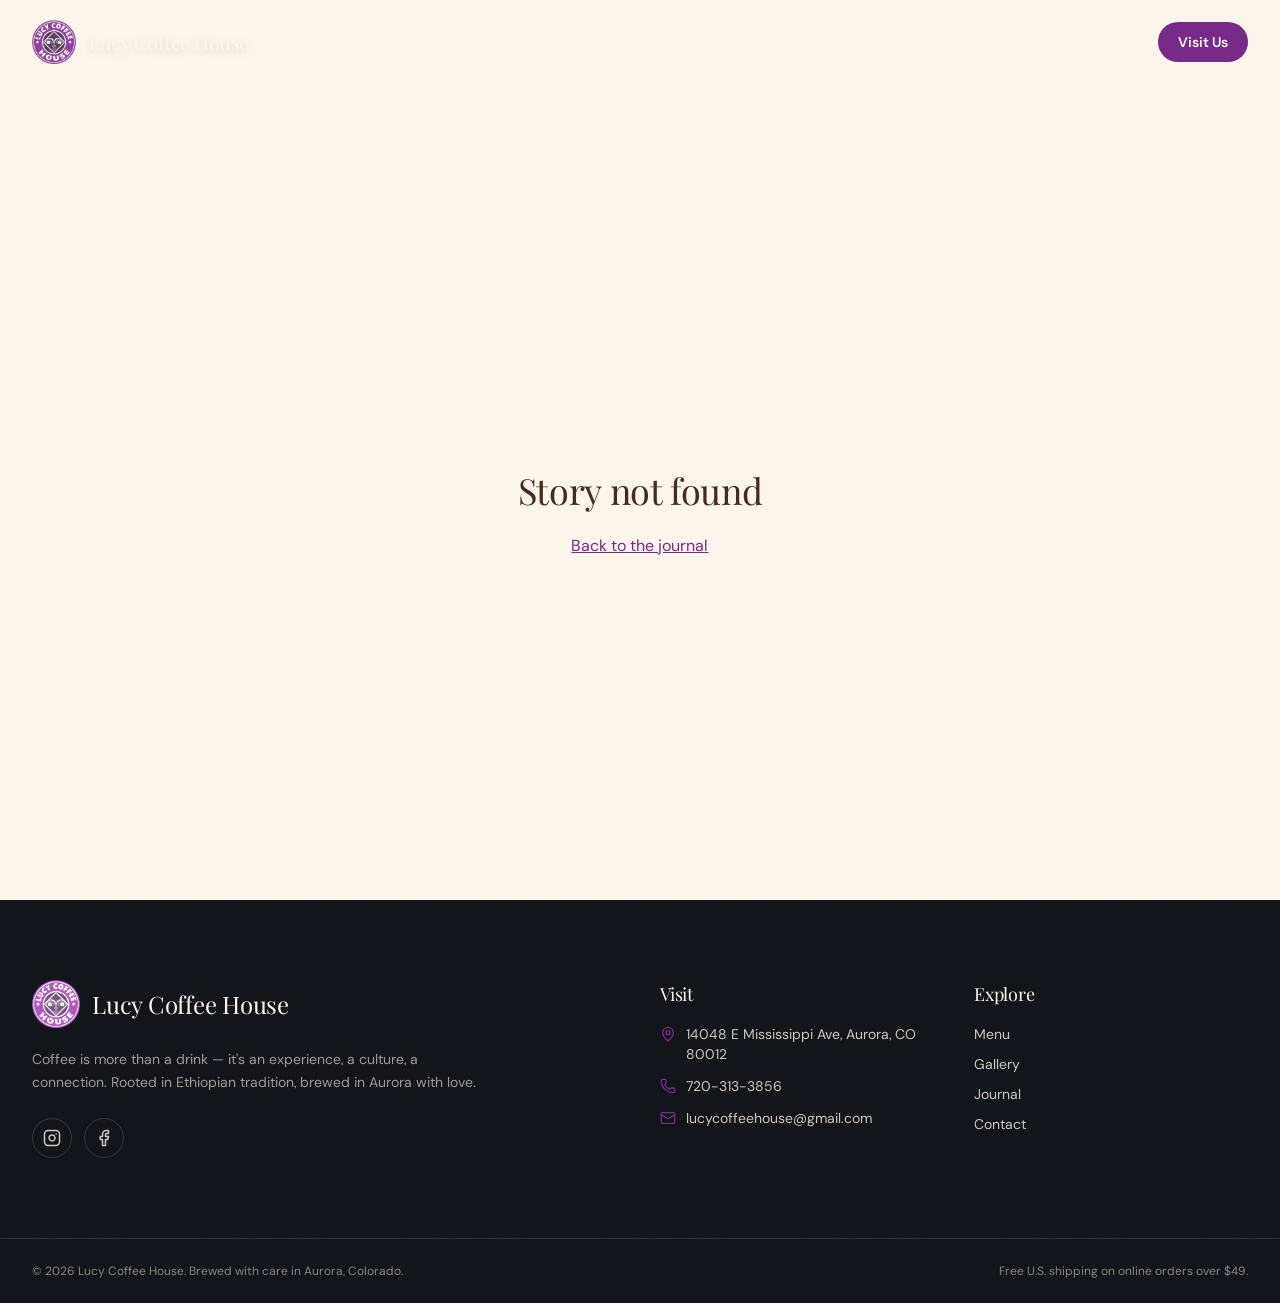
<file: blog/index.html>
<!DOCTYPE html><html lang="en"><head><meta charSet="utf-8"/><meta name="viewport" content="width=device-width, initial-scale=1"/><link rel="preload" as="image" href="/__l5e/assets-v1/2adb48ea-e403-4ed8-8b0c-f234fe75a92b/logo.png"/><link rel="stylesheet" href="/assets/styles-BFNUk5ru.css" data-precedence="default"/><link rel="stylesheet" href="https://fonts.googleapis.com/css2?family=DM+Sans:opsz,wght@9..40,400;9..40,500;9..40,600;9..40,700&amp;family=Playfair+Display:ital,wght@0,400..800;1,400..800&amp;display=swap" data-precedence="default"/><title>Lucy Coffee House — Ethiopian Coffee in Aurora, Colorado</title><meta name="description" content="A cozy specialty coffee house in Aurora, CO. Ethiopian Yirgacheffe pour-overs, breakfast, brunch, and community — every visit should feel like coming home."/><meta name="author" content="Lucy Coffee House"/><meta property="og:title" content="Lucy Coffee House — Ethiopian Coffee in Aurora, Colorado"/><meta property="og:description" content="Cozy specialty coffee, Ethiopian Yirgacheffe pour-overs, and warm hospitality in Aurora, CO."/><meta property="og:type" content="website"/><meta property="og:site_name" content="Lucy Coffee House"/><meta name="twitter:card" content="summary_large_image"/><link rel="modulepreload" href="/assets/index-CKs_U-jn.js"/><link rel="modulepreload" href="/assets/link-BsIXhWYS.js"/><link rel="modulepreload" href="/assets/blog-23pdfrrP.js"/><link rel="modulepreload" href="/assets/Footer-DQLb2DSF.js"/><link rel="modulepreload" href="/assets/arrow-up-right-0L03gIgn.js"/><link rel="modulepreload" href="/assets/Reveal-COaM-w7t.js"/><link rel="icon" type="image/png" href="/favicon.png"/><link rel="preconnect" href="https://fonts.googleapis.com"/><link rel="preconnect" href="https://fonts.gstatic.com" crossorigin="anonymous"/></head><body><!--$--><header class="fixed inset-x-0 top-0 z-50 transition-all duration-500 bg-transparent" style="opacity:0;transform:translateY(-30px)"><div class="mx-auto flex max-w-7xl items-center justify-between px-5 py-4 md:px-8 md:py-5"><a class="group flex items-center gap-3" href="/"><img src="/__l5e/assets-v1/2adb48ea-e403-4ed8-8b0c-f234fe75a92b/logo.png" alt="Lucy Coffee House" width="44" height="44" class="h-10 w-10 md:h-11 md:w-11 object-contain"/><span class="font-serif text-lg md:text-xl leading-none tracking-tight transition-colors text-cream drop-shadow-md">Lucy Coffee House</span></a><nav class="hidden md:flex items-center gap-1"><a class="relative px-4 py-2 text-sm font-medium tracking-wide transition-colors rounded-full text-cream/90 hover:text-cream" href="/">Home</a><a class="relative px-4 py-2 text-sm font-medium tracking-wide transition-colors rounded-full text-cream/90 hover:text-cream" href="/menu">Menu</a><a class="relative px-4 py-2 text-sm font-medium tracking-wide transition-colors rounded-full text-cream/90 hover:text-cream" href="/gallery">Gallery</a><a class="relative px-4 py-2 text-sm font-medium tracking-wide transition-colors rounded-full text-cream/90 hover:text-cream text-plum" href="/blog" data-status="active" aria-current="page">Journal</a><a class="relative px-4 py-2 text-sm font-medium tracking-wide transition-colors rounded-full text-cream/90 hover:text-cream" href="/#visit">Visit</a><a href="#visit" class="ml-2 rounded-full bg-plum px-5 py-2.5 text-sm font-semibold text-primary-foreground shadow-plum transition-all hover:-translate-y-0.5 hover:bg-plum-deep">Visit Us</a></nav><button class="md:hidden rounded-full p-2 transition-colors text-cream" aria-label="Toggle menu"><svg xmlns="http://www.w3.org/2000/svg" width="22" height="22" viewBox="0 0 24 24" fill="none" stroke="currentColor" stroke-width="2" stroke-linecap="round" stroke-linejoin="round" class="lucide lucide-menu" aria-hidden="true"><path d="M4 5h16"></path><path d="M4 12h16"></path><path d="M4 19h16"></path></svg></button></div></header><main class="bg-cream pt-32 pb-24"><section class="mx-auto max-w-4xl px-6 md:px-8 text-center"><div style="opacity:0;transform:translateY(32px)"><p class="mb-4 text-xs font-medium uppercase tracking-[0.3em] text-plum">The journal</p><h1 class="font-serif text-5xl leading-[1.05] text-espresso sm:text-6xl md:text-7xl text-balance">Stories from <em class="text-plum">the bar.</em></h1><p class="mt-6 text-lg leading-relaxed text-muted-foreground">Notes on coffee, community, and the small rituals that make a morning matter.</p></div></section><div class="mx-auto mt-16 grid max-w-6xl gap-8 px-6 md:grid-cols-2 md:px-8"><article class="group overflow-hidden rounded-2xl border border-border/60 bg-card shadow-[0_2px_20px_-8px_rgba(60,30,10,0.15)] transition-shadow hover:shadow-warm" style="opacity:0;transform:translateY(24px)"><a class="block" href="/blog/why-aurora-locals-love-lucy"><div class="aspect-[16/10] overflow-hidden"><img src="/__l5e/assets-v1/39ff2fa6-4627-423f-b097-451a6dfdb4ae/gallery-7.jpg" alt="" loading="lazy" class="h-full w-full object-cover transition-transform duration-[1200ms] ease-out group-hover:scale-110"/></div><div class="p-7"><div class="flex items-center gap-3 text-xs uppercase tracking-[0.2em] text-muted-foreground"><span>July 12, 2026</span><span class="h-1 w-1 rounded-full bg-plum"></span><span>4 min read</span></div><h2 class="mt-4 font-serif text-2xl text-espresso md:text-3xl">Why Aurora Locals Love Lucy Coffee House</h2><p class="mt-3 text-sm leading-relaxed text-muted-foreground">A little corner of Mississippi Avenue that somehow feels like everyone&#x27;s second home.</p><span class="mt-5 inline-flex items-center gap-1.5 text-sm font-semibold text-plum">Read the story<svg xmlns="http://www.w3.org/2000/svg" width="14" height="14" viewBox="0 0 24 24" fill="none" stroke="currentColor" stroke-width="2" stroke-linecap="round" stroke-linejoin="round" class="lucide lucide-arrow-up-right transition-transform group-hover:-translate-y-0.5 group-hover:translate-x-0.5" aria-hidden="true"><path d="M7 7h10v10"></path><path d="M7 17 17 7"></path></svg></span></div></a></article><article class="group overflow-hidden rounded-2xl border border-border/60 bg-card shadow-[0_2px_20px_-8px_rgba(60,30,10,0.15)] transition-shadow hover:shadow-warm" style="opacity:0;transform:translateY(24px)"><a class="block" href="/blog/ethiopian-coffee-ceremony"><div class="aspect-[16/10] overflow-hidden"><img src="/__l5e/assets-v1/59b794ac-dddf-4b2e-a414-04dd65498c3e/gallery-2.jpg" alt="" loading="lazy" class="h-full w-full object-cover transition-transform duration-[1200ms] ease-out group-hover:scale-110"/></div><div class="p-7"><div class="flex items-center gap-3 text-xs uppercase tracking-[0.2em] text-muted-foreground"><span>June 30, 2026</span><span class="h-1 w-1 rounded-full bg-plum"></span><span>6 min read</span></div><h2 class="mt-4 font-serif text-2xl text-espresso md:text-3xl">The Ethiopian Coffee Ceremony — Culture in Every Cup</h2><p class="mt-3 text-sm leading-relaxed text-muted-foreground">How a thousand-year-old ritual still shapes the way we brew, pour, and gather.</p><span class="mt-5 inline-flex items-center gap-1.5 text-sm font-semibold text-plum">Read the story<svg xmlns="http://www.w3.org/2000/svg" width="14" height="14" viewBox="0 0 24 24" fill="none" stroke="currentColor" stroke-width="2" stroke-linecap="round" stroke-linejoin="round" class="lucide lucide-arrow-up-right transition-transform group-hover:-translate-y-0.5 group-hover:translate-x-0.5" aria-hidden="true"><path d="M7 7h10v10"></path><path d="M7 17 17 7"></path></svg></span></div></a></article><article class="group overflow-hidden rounded-2xl border border-border/60 bg-card shadow-[0_2px_20px_-8px_rgba(60,30,10,0.15)] transition-shadow hover:shadow-warm" style="opacity:0;transform:translateY(24px)"><a class="block" href="/blog/start-your-day-right"><div class="aspect-[16/10] overflow-hidden"><img src="/__l5e/assets-v1/18a31ac7-f45b-4856-89ca-311e0027295a/gallery-4.jpg" alt="" loading="lazy" class="h-full w-full object-cover transition-transform duration-[1200ms] ease-out group-hover:scale-110"/></div><div class="p-7"><div class="flex items-center gap-3 text-xs uppercase tracking-[0.2em] text-muted-foreground"><span>June 18, 2026</span><span class="h-1 w-1 rounded-full bg-plum"></span><span>3 min read</span></div><h2 class="mt-4 font-serif text-2xl text-espresso md:text-3xl">Start Your Day Right — Breakfast &amp; Brunch at Lucy</h2><p class="mt-3 text-sm leading-relaxed text-muted-foreground">From injera bowls to buna pancakes, mornings taste better with a plate that means something.</p><span class="mt-5 inline-flex items-center gap-1.5 text-sm font-semibold text-plum">Read the story<svg xmlns="http://www.w3.org/2000/svg" width="14" height="14" viewBox="0 0 24 24" fill="none" stroke="currentColor" stroke-width="2" stroke-linecap="round" stroke-linejoin="round" class="lucide lucide-arrow-up-right transition-transform group-hover:-translate-y-0.5 group-hover:translate-x-0.5" aria-hidden="true"><path d="M7 7h10v10"></path><path d="M7 17 17 7"></path></svg></span></div></a></article><article class="group overflow-hidden rounded-2xl border border-border/60 bg-card shadow-[0_2px_20px_-8px_rgba(60,30,10,0.15)] transition-shadow hover:shadow-warm" style="opacity:0;transform:translateY(24px)"><a class="block" href="/blog/work-study-community"><div class="aspect-[16/10] overflow-hidden"><img src="/__l5e/assets-v1/4848b805-c1c4-41dd-95ab-51cc4d4d776a/gallery-1.jpg" alt="" loading="lazy" class="h-full w-full object-cover transition-transform duration-[1200ms] ease-out group-hover:scale-110"/></div><div class="p-7"><div class="flex items-center gap-3 text-xs uppercase tracking-[0.2em] text-muted-foreground"><span>May 27, 2026</span><span class="h-1 w-1 rounded-full bg-plum"></span><span>4 min read</span></div><h2 class="mt-4 font-serif text-2xl text-espresso md:text-3xl">Your Perfect Spot for Work, Study, and Community</h2><p class="mt-3 text-sm leading-relaxed text-muted-foreground">Fast Wi-Fi, warm outlets, and a room that actually wants you to stay awhile.</p><span class="mt-5 inline-flex items-center gap-1.5 text-sm font-semibold text-plum">Read the story<svg xmlns="http://www.w3.org/2000/svg" width="14" height="14" viewBox="0 0 24 24" fill="none" stroke="currentColor" stroke-width="2" stroke-linecap="round" stroke-linejoin="round" class="lucide lucide-arrow-up-right transition-transform group-hover:-translate-y-0.5 group-hover:translate-x-0.5" aria-hidden="true"><path d="M7 7h10v10"></path><path d="M7 17 17 7"></path></svg></span></div></a></article></div></main><footer class="grain relative bg-charcoal text-cream/80"><div class="mx-auto grid max-w-7xl gap-10 px-6 py-16 md:grid-cols-4 md:px-8 md:py-20"><div class="md:col-span-2"><div class="flex items-center gap-3"><img src="/__l5e/assets-v1/2adb48ea-e403-4ed8-8b0c-f234fe75a92b/logo.png" alt="" width="48" height="48" class="h-12 w-12 object-contain invert-[0.05] brightness-125"/><span class="font-serif text-2xl text-cream">Lucy Coffee House</span></div><p class="mt-5 max-w-md text-pretty text-sm leading-relaxed text-cream/60">Coffee is more than a drink — it&#x27;s an experience, a culture, a connection. Rooted in Ethiopian tradition, brewed in Aurora with love.</p><div class="mt-6 flex gap-3"><a href="#" aria-label="Instagram" class="rounded-full border border-cream/15 p-2.5 transition hover:border-plum hover:text-plum hover:-translate-y-0.5"><svg xmlns="http://www.w3.org/2000/svg" width="18" height="18" viewBox="0 0 24 24" fill="none" stroke="currentColor" stroke-width="2" stroke-linecap="round" stroke-linejoin="round" class="lucide lucide-instagram" aria-hidden="true"><rect width="20" height="20" x="2" y="2" rx="5" ry="5"></rect><path d="M16 11.37A4 4 0 1 1 12.63 8 4 4 0 0 1 16 11.37z"></path><line x1="17.5" x2="17.51" y1="6.5" y2="6.5"></line></svg></a><a href="#" aria-label="Facebook" class="rounded-full border border-cream/15 p-2.5 transition hover:border-plum hover:text-plum hover:-translate-y-0.5"><svg xmlns="http://www.w3.org/2000/svg" width="18" height="18" viewBox="0 0 24 24" fill="none" stroke="currentColor" stroke-width="2" stroke-linecap="round" stroke-linejoin="round" class="lucide lucide-facebook" aria-hidden="true"><path d="M18 2h-3a5 5 0 0 0-5 5v3H7v4h3v8h4v-8h3l1-4h-4V7a1 1 0 0 1 1-1h3z"></path></svg></a></div></div><div><h4 class="font-serif text-lg text-cream">Visit</h4><ul class="mt-4 space-y-3 text-sm"><li class="flex gap-2.5"><svg xmlns="http://www.w3.org/2000/svg" width="16" height="16" viewBox="0 0 24 24" fill="none" stroke="currentColor" stroke-width="2" stroke-linecap="round" stroke-linejoin="round" class="lucide lucide-map-pin mt-0.5 shrink-0 text-plum" aria-hidden="true"><path d="M20 10c0 4.993-5.539 10.193-7.399 11.799a1 1 0 0 1-1.202 0C9.539 20.193 4 14.993 4 10a8 8 0 0 1 16 0"></path><circle cx="12" cy="10" r="3"></circle></svg><span>14048 E Mississippi Ave, Aurora, CO 80012</span></li><li class="flex gap-2.5"><svg xmlns="http://www.w3.org/2000/svg" width="16" height="16" viewBox="0 0 24 24" fill="none" stroke="currentColor" stroke-width="2" stroke-linecap="round" stroke-linejoin="round" class="lucide lucide-phone mt-0.5 shrink-0 text-plum" aria-hidden="true"><path d="M13.832 16.568a1 1 0 0 0 1.213-.303l.355-.465A2 2 0 0 1 17 15h3a2 2 0 0 1 2 2v3a2 2 0 0 1-2 2A18 18 0 0 1 2 4a2 2 0 0 1 2-2h3a2 2 0 0 1 2 2v3a2 2 0 0 1-.8 1.6l-.468.351a1 1 0 0 0-.292 1.233 14 14 0 0 0 6.392 6.384"></path></svg><a href="tel:+17203133856" class="hover:text-cream">720-313-3856</a></li><li class="flex gap-2.5"><svg xmlns="http://www.w3.org/2000/svg" width="16" height="16" viewBox="0 0 24 24" fill="none" stroke="currentColor" stroke-width="2" stroke-linecap="round" stroke-linejoin="round" class="lucide lucide-mail mt-0.5 shrink-0 text-plum" aria-hidden="true"><path d="m22 7-8.991 5.727a2 2 0 0 1-2.009 0L2 7"></path><rect x="2" y="4" width="20" height="16" rx="2"></rect></svg><a href="mailto:lucycoffeehouse@gmail.com" class="hover:text-cream">lucycoffeehouse@gmail.com</a></li></ul></div><div><h4 class="font-serif text-lg text-cream">Explore</h4><ul class="mt-4 space-y-2.5 text-sm"><li><a class="hover:text-cream" href="/menu">Menu</a></li><li><a class="hover:text-cream" href="/gallery">Gallery</a></li><li><a class="hover:text-cream active" href="/blog" data-status="active" aria-current="page">Journal</a></li><li><a href="#visit" class="hover:text-cream">Contact</a></li></ul></div></div><div class="border-t border-cream/10"><div class="mx-auto flex max-w-7xl flex-col items-start justify-between gap-2 px-6 py-6 text-xs text-cream/50 md:flex-row md:items-center md:px-8"><p>© <!-- -->2026<!-- --> Lucy Coffee House. Brewed with care in Aurora, Colorado.</p><p>Free U.S. shipping on online orders over $49.</p></div></div></footer><script>(function(a,f){let l;try{l=JSON.parse(sessionStorage.getItem(a)||"{}")}catch{return}const n=l?.[f||history.state?.__TSR_key];let c=!1;for(const t in n){const e=n[t],o=e?.scrollX,s=e?.scrollY;if(Number.isFinite(o)&&Number.isFinite(s)){if(t==="window")scrollTo(o,s),c=!0;else if(t)try{const r=document.querySelector(t);r&&(r.scrollLeft=o,r.scrollTop=s)}catch{}}}if(c)return;const i=location.hash.slice(1);if(i){const t=history.state?.__hashScrollIntoViewOptions??!0;if(t){const e=document.getElementById(i);e&&e.scrollIntoView(t)}return}scrollTo(0,0)})("tsr-scroll-restoration-v1_3");document.currentScript.remove()</script><!--/$--><script data-tsr-stream-part="">(self.$R=self.$R||{})["tsr"]=[];self.$_TSR={h(){this.hydrated=!0,this.c()},e(){this.streamEnded=!0,this.c()},c(){this.hydrated&&this.streamEnded&&(delete self.$_TSR,delete self.$R.tsr)},p(e){this.initialized?e():this.buffer.push(e)},buffer:[]};$_TSR.router=($R=>$R[0]={manifest:$R[1]={routes:$R[2]={__root__:$R[3]={preloads:$R[4]=["/assets/index-CKs_U-jn.js","/assets/link-BsIXhWYS.js"],scripts:$R[5]=[$R[6]={attrs:$R[7]={type:"module",async:!0,src:"/assets/index-CKs_U-jn.js"}}]},"/blog":$R[8]={preloads:$R[9]=["/assets/blog-23pdfrrP.js","/assets/Footer-DQLb2DSF.js","/assets/arrow-up-right-0L03gIgn.js","/assets/Reveal-COaM-w7t.js"]}}},matches:$R[10]=[$R[11]={i:"__root__ ",u:1791430131111,s:"success",ssr:!0},$R[12]={i:" blog blog",u:1791430131111,s:"success",ssr:!0}]})($R["tsr"]);$_TSR.e();{let s=document.currentScript,p;while((p=s.previousElementSibling)&&p.hasAttribute('data-tsr-stream-part'))p.remove();s.remove()}</script><script type="module" async="" src="/assets/index-CKs_U-jn.js"></script><script>document.currentScript.remove();/*$tsr-stream-boundary*/</script></body></html>
</file>
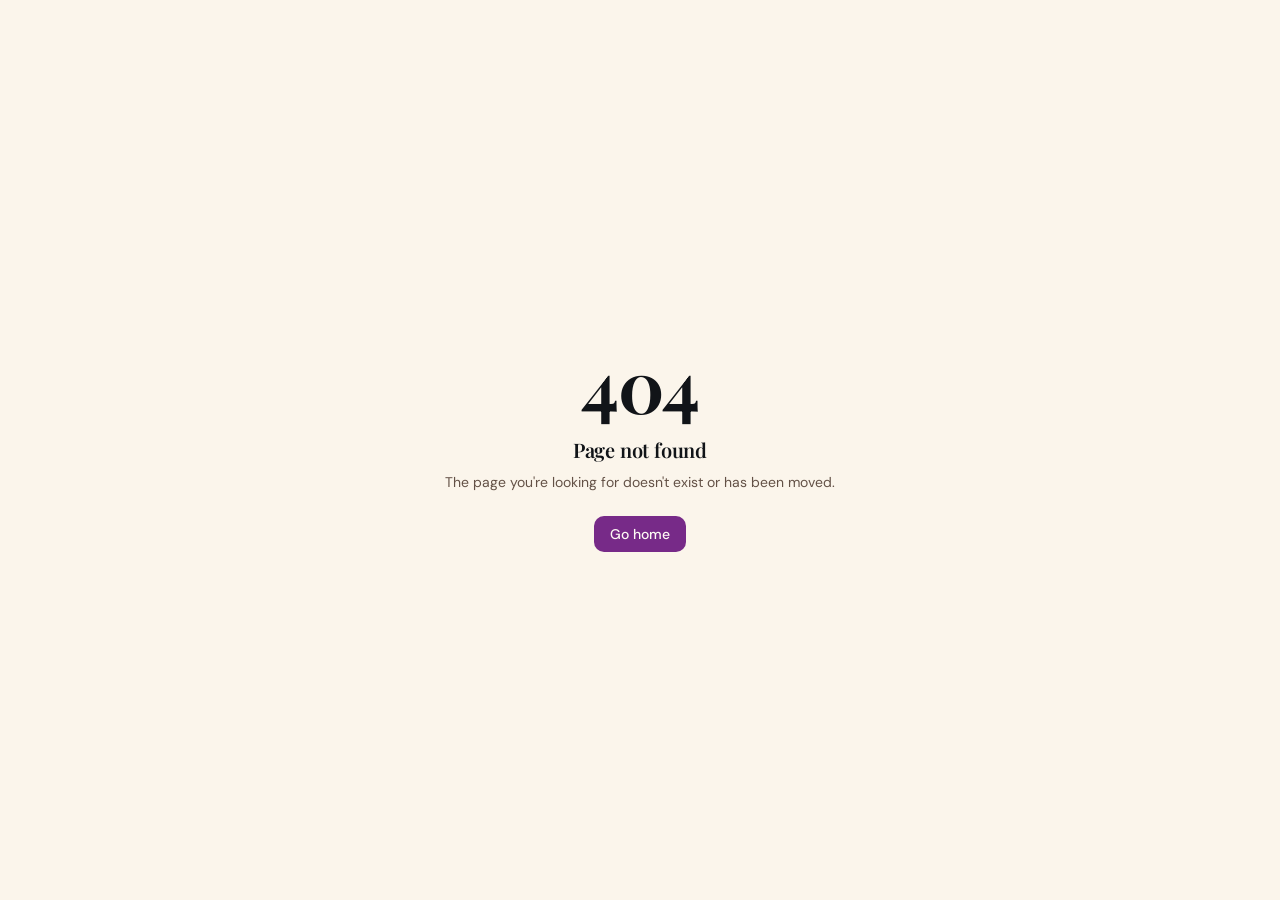
<file: gallery/index.html>
<!DOCTYPE html><html lang="en"><head><meta charSet="utf-8"/><meta name="viewport" content="width=device-width, initial-scale=1"/><link rel="preload" as="image" href="/__l5e/assets-v1/2adb48ea-e403-4ed8-8b0c-f234fe75a92b/logo.png"/><link rel="preload" as="image" href="/__l5e/assets-v1/4848b805-c1c4-41dd-95ab-51cc4d4d776a/gallery-1.jpg"/><link rel="preload" as="image" href="/__l5e/assets-v1/59b794ac-dddf-4b2e-a414-04dd65498c3e/gallery-2.jpg"/><link rel="stylesheet" href="/assets/styles-BFNUk5ru.css" data-precedence="default"/><link rel="stylesheet" href="https://fonts.googleapis.com/css2?family=DM+Sans:opsz,wght@9..40,400;9..40,500;9..40,600;9..40,700&amp;family=Playfair+Display:ital,wght@0,400..800;1,400..800&amp;display=swap" data-precedence="default"/><title>Gallery — Lucy Coffee House | Aurora, CO</title><meta name="author" content="Lucy Coffee House"/><meta property="og:type" content="website"/><meta property="og:site_name" content="Lucy Coffee House"/><meta name="twitter:card" content="summary_large_image"/><meta name="description" content="Step inside Lucy Coffee House — warm light, pour-overs, Ethiopian coffee culture, and the community that makes it home."/><meta property="og:title" content="Gallery — Lucy Coffee House"/><meta property="og:description" content="A visual journey through our cozy Aurora, CO coffee house."/><link rel="modulepreload" href="/assets/index-CKs_U-jn.js"/><link rel="modulepreload" href="/assets/link-BsIXhWYS.js"/><link rel="modulepreload" href="/assets/gallery-DlnE-mNi.js"/><link rel="modulepreload" href="/assets/Footer-DQLb2DSF.js"/><link rel="modulepreload" href="/assets/gallery-5.jpg.asset-BP6hV7z-.js"/><link rel="modulepreload" href="/assets/Reveal-COaM-w7t.js"/><link rel="icon" type="image/png" href="/favicon.png"/><link rel="preconnect" href="https://fonts.googleapis.com"/><link rel="preconnect" href="https://fonts.gstatic.com" crossorigin="anonymous"/></head><body><!--$--><header class="fixed inset-x-0 top-0 z-50 transition-all duration-500 bg-transparent" style="opacity:0;transform:translateY(-30px)"><div class="mx-auto flex max-w-7xl items-center justify-between px-5 py-4 md:px-8 md:py-5"><a class="group flex items-center gap-3" href="/"><img src="/__l5e/assets-v1/2adb48ea-e403-4ed8-8b0c-f234fe75a92b/logo.png" alt="Lucy Coffee House" width="44" height="44" class="h-10 w-10 md:h-11 md:w-11 object-contain"/><span class="font-serif text-lg md:text-xl leading-none tracking-tight transition-colors text-cream drop-shadow-md">Lucy Coffee House</span></a><nav class="hidden md:flex items-center gap-1"><a class="relative px-4 py-2 text-sm font-medium tracking-wide transition-colors rounded-full text-cream/90 hover:text-cream" href="/">Home</a><a class="relative px-4 py-2 text-sm font-medium tracking-wide transition-colors rounded-full text-cream/90 hover:text-cream" href="/menu">Menu</a><a class="relative px-4 py-2 text-sm font-medium tracking-wide transition-colors rounded-full text-cream/90 hover:text-cream text-plum" href="/gallery" data-status="active" aria-current="page">Gallery</a><a class="relative px-4 py-2 text-sm font-medium tracking-wide transition-colors rounded-full text-cream/90 hover:text-cream" href="/blog">Journal</a><a class="relative px-4 py-2 text-sm font-medium tracking-wide transition-colors rounded-full text-cream/90 hover:text-cream" href="/#visit">Visit</a><a href="#visit" class="ml-2 rounded-full bg-plum px-5 py-2.5 text-sm font-semibold text-primary-foreground shadow-plum transition-all hover:-translate-y-0.5 hover:bg-plum-deep">Visit Us</a></nav><button class="md:hidden rounded-full p-2 transition-colors text-cream" aria-label="Toggle menu"><svg xmlns="http://www.w3.org/2000/svg" width="22" height="22" viewBox="0 0 24 24" fill="none" stroke="currentColor" stroke-width="2" stroke-linecap="round" stroke-linejoin="round" class="lucide lucide-menu" aria-hidden="true"><path d="M4 5h16"></path><path d="M4 12h16"></path><path d="M4 19h16"></path></svg></button></div></header><main class="bg-cream"><section class="pt-32 pb-16 md:pb-24"><div class="mx-auto max-w-4xl px-6 md:px-8 text-center"><div style="opacity:0;transform:translateY(32px)"><p class="mb-4 text-xs font-medium uppercase tracking-[0.3em] text-plum">Inside the shop</p><h1 class="font-serif text-5xl leading-[1.05] text-espresso sm:text-6xl md:text-7xl text-balance">Warm light, <em class="text-plum">warmer welcomes.</em></h1><p class="mt-6 text-lg leading-relaxed text-muted-foreground">Scroll slowly. Each frame dissolves into the next.</p><div class="mt-10 flex justify-center"><div class="flex flex-col items-center gap-2 text-xs uppercase tracking-[0.3em] text-plum/70"><span>Scroll</span><span class="h-10 w-px bg-gradient-to-b from-plum/60 to-transparent"></span></div></div></div></div></section><section class="relative" style="height:800vh"><div class="sticky top-0 h-dvh w-full overflow-hidden bg-charcoal"><div class="absolute inset-0" style="opacity:1"><img src="/__l5e/assets-v1/4848b805-c1c4-41dd-95ab-51cc4d4d776a/gallery-1.jpg" alt="Barista pouring a latte with steam curling up" class="h-full w-full object-cover" loading="eager" style="transform:translateY(2%) scale(1.08)"/><figcaption class="absolute bottom-10 left-6 max-w-md md:bottom-16 md:left-12" style="opacity:0;transform:translateY(20px)"><p class="mb-2 text-[10px] font-medium uppercase tracking-[0.35em] text-plum-foreground/80"><span class="text-cream/70">01</span><span class="mx-3 text-cream/40">/</span><span class="text-cream/70">08</span></p><p class="font-serif text-2xl leading-snug text-cream md:text-4xl text-balance">The first pour of the morning.</p></figcaption></div><div class="absolute inset-0" style="opacity:0"><img src="/__l5e/assets-v1/59b794ac-dddf-4b2e-a414-04dd65498c3e/gallery-2.jpg" alt="Ethiopian coffee ceremony jebena over embers" class="h-full w-full object-cover" loading="eager" style="transform:translateY(2%) scale(1.08)"/><figcaption class="absolute bottom-10 left-6 max-w-md md:bottom-16 md:left-12" style="opacity:0;transform:translateY(20px)"><p class="mb-2 text-[10px] font-medium uppercase tracking-[0.35em] text-plum-foreground/80"><span class="text-cream/70">02</span><span class="mx-3 text-cream/40">/</span><span class="text-cream/70">08</span></p><p class="font-serif text-2xl leading-snug text-cream md:text-4xl text-balance">A jebena, embers, and centuries of ritual.</p></figcaption></div><div class="absolute inset-0" style="opacity:0"><img src="/__l5e/assets-v1/975dfefe-1bc6-47c3-920f-ff1ec4a0dee3/gallery-3.jpg" alt="Warm interior of Lucy Coffee House" class="h-full w-full object-cover" loading="lazy" style="transform:translateY(2%) scale(1.08)"/><figcaption class="absolute bottom-10 left-6 max-w-md md:bottom-16 md:left-12" style="opacity:0;transform:translateY(20px)"><p class="mb-2 text-[10px] font-medium uppercase tracking-[0.35em] text-plum-foreground/80"><span class="text-cream/70">03</span><span class="mx-3 text-cream/40">/</span><span class="text-cream/70">08</span></p><p class="font-serif text-2xl leading-snug text-cream md:text-4xl text-balance">Warm light. Warmer welcomes.</p></figcaption></div><div class="absolute inset-0" style="opacity:0"><img src="/__l5e/assets-v1/18a31ac7-f45b-4856-89ca-311e0027295a/gallery-4.jpg" alt="Freshly baked pastries on display" class="h-full w-full object-cover" loading="lazy" style="transform:translateY(2%) scale(1.08)"/><figcaption class="absolute bottom-10 left-6 max-w-md md:bottom-16 md:left-12" style="opacity:0;transform:translateY(20px)"><p class="mb-2 text-[10px] font-medium uppercase tracking-[0.35em] text-plum-foreground/80"><span class="text-cream/70">04</span><span class="mx-3 text-cream/40">/</span><span class="text-cream/70">08</span></p><p class="font-serif text-2xl leading-snug text-cream md:text-4xl text-balance">Butter, sugar, and quiet mornings.</p></figcaption></div><div class="absolute inset-0" style="opacity:0"><img src="/__l5e/assets-v1/e842959a-34df-42cd-bfe6-170f46bedb72/gallery-5.jpg" alt="Yirgacheffe pour-over on the bar" class="h-full w-full object-cover" loading="lazy" style="transform:translateY(2%) scale(1.08)"/><figcaption class="absolute bottom-10 left-6 max-w-md md:bottom-16 md:left-12" style="opacity:0;transform:translateY(20px)"><p class="mb-2 text-[10px] font-medium uppercase tracking-[0.35em] text-plum-foreground/80"><span class="text-cream/70">05</span><span class="mx-3 text-cream/40">/</span><span class="text-cream/70">08</span></p><p class="font-serif text-2xl leading-snug text-cream md:text-4xl text-balance">Yirgacheffe — floral, citrus, home.</p></figcaption></div><div class="absolute inset-0" style="opacity:0"><img src="/__l5e/assets-v1/6febf492-007b-4608-9b7b-6b1698683ca5/gallery-6.jpg" alt="Brunch plate with eggs and injera" class="h-full w-full object-cover" loading="lazy" style="transform:translateY(2%) scale(1.08)"/><figcaption class="absolute bottom-10 left-6 max-w-md md:bottom-16 md:left-12" style="opacity:0;transform:translateY(20px)"><p class="mb-2 text-[10px] font-medium uppercase tracking-[0.35em] text-plum-foreground/80"><span class="text-cream/70">06</span><span class="mx-3 text-cream/40">/</span><span class="text-cream/70">08</span></p><p class="font-serif text-2xl leading-snug text-cream md:text-4xl text-balance">Brunch, the Lucy way.</p></figcaption></div><div class="absolute inset-0" style="opacity:0"><img src="/__l5e/assets-v1/39ff2fa6-4627-423f-b097-451a6dfdb4ae/gallery-7.jpg" alt="Guests laughing at a table near the window" class="h-full w-full object-cover" loading="lazy" style="transform:translateY(2%) scale(1.08)"/><figcaption class="absolute bottom-10 left-6 max-w-md md:bottom-16 md:left-12" style="opacity:0;transform:translateY(20px)"><p class="mb-2 text-[10px] font-medium uppercase tracking-[0.35em] text-plum-foreground/80"><span class="text-cream/70">07</span><span class="mx-3 text-cream/40">/</span><span class="text-cream/70">08</span></p><p class="font-serif text-2xl leading-snug text-cream md:text-4xl text-balance">The regulars. The reason.</p></figcaption></div><div class="absolute inset-0" style="opacity:0"><img src="/__l5e/assets-v1/9f7882a0-52ce-4d20-9c0d-c81a30d47053/gallery-8.jpg" alt="Green coffee beans and roaster" class="h-full w-full object-cover" loading="lazy" style="transform:translateY(2%) scale(1.08)"/><figcaption class="absolute bottom-10 left-6 max-w-md md:bottom-16 md:left-12" style="opacity:0;transform:translateY(20px)"><p class="mb-2 text-[10px] font-medium uppercase tracking-[0.35em] text-plum-foreground/80"><span class="text-cream/70">08</span><span class="mx-3 text-cream/40">/</span><span class="text-cream/70">08</span></p><p class="font-serif text-2xl leading-snug text-cream md:text-4xl text-balance">From green bean to golden cup.</p></figcaption></div><div class="pointer-events-none absolute inset-0 bg-gradient-to-t from-charcoal/70 via-charcoal/10 to-charcoal/30"></div><div class="absolute bottom-0 left-0 right-0 h-[2px] origin-left bg-plum" style="transform:scaleX(0)"></div><div class="pointer-events-none absolute right-6 top-6 font-serif text-sm tracking-[0.3em] text-cream/70 md:right-10 md:top-10"><span class="font-serif"><span>01</span><span class="mx-2 text-cream/40">/</span><span class="text-cream/60">08</span></span></div></div></section></main><footer class="grain relative bg-charcoal text-cream/80"><div class="mx-auto grid max-w-7xl gap-10 px-6 py-16 md:grid-cols-4 md:px-8 md:py-20"><div class="md:col-span-2"><div class="flex items-center gap-3"><img src="/__l5e/assets-v1/2adb48ea-e403-4ed8-8b0c-f234fe75a92b/logo.png" alt="" width="48" height="48" class="h-12 w-12 object-contain invert-[0.05] brightness-125"/><span class="font-serif text-2xl text-cream">Lucy Coffee House</span></div><p class="mt-5 max-w-md text-pretty text-sm leading-relaxed text-cream/60">Coffee is more than a drink — it&#x27;s an experience, a culture, a connection. Rooted in Ethiopian tradition, brewed in Aurora with love.</p><div class="mt-6 flex gap-3"><a href="#" aria-label="Instagram" class="rounded-full border border-cream/15 p-2.5 transition hover:border-plum hover:text-plum hover:-translate-y-0.5"><svg xmlns="http://www.w3.org/2000/svg" width="18" height="18" viewBox="0 0 24 24" fill="none" stroke="currentColor" stroke-width="2" stroke-linecap="round" stroke-linejoin="round" class="lucide lucide-instagram" aria-hidden="true"><rect width="20" height="20" x="2" y="2" rx="5" ry="5"></rect><path d="M16 11.37A4 4 0 1 1 12.63 8 4 4 0 0 1 16 11.37z"></path><line x1="17.5" x2="17.51" y1="6.5" y2="6.5"></line></svg></a><a href="#" aria-label="Facebook" class="rounded-full border border-cream/15 p-2.5 transition hover:border-plum hover:text-plum hover:-translate-y-0.5"><svg xmlns="http://www.w3.org/2000/svg" width="18" height="18" viewBox="0 0 24 24" fill="none" stroke="currentColor" stroke-width="2" stroke-linecap="round" stroke-linejoin="round" class="lucide lucide-facebook" aria-hidden="true"><path d="M18 2h-3a5 5 0 0 0-5 5v3H7v4h3v8h4v-8h3l1-4h-4V7a1 1 0 0 1 1-1h3z"></path></svg></a></div></div><div><h4 class="font-serif text-lg text-cream">Visit</h4><ul class="mt-4 space-y-3 text-sm"><li class="flex gap-2.5"><svg xmlns="http://www.w3.org/2000/svg" width="16" height="16" viewBox="0 0 24 24" fill="none" stroke="currentColor" stroke-width="2" stroke-linecap="round" stroke-linejoin="round" class="lucide lucide-map-pin mt-0.5 shrink-0 text-plum" aria-hidden="true"><path d="M20 10c0 4.993-5.539 10.193-7.399 11.799a1 1 0 0 1-1.202 0C9.539 20.193 4 14.993 4 10a8 8 0 0 1 16 0"></path><circle cx="12" cy="10" r="3"></circle></svg><span>14048 E Mississippi Ave, Aurora, CO 80012</span></li><li class="flex gap-2.5"><svg xmlns="http://www.w3.org/2000/svg" width="16" height="16" viewBox="0 0 24 24" fill="none" stroke="currentColor" stroke-width="2" stroke-linecap="round" stroke-linejoin="round" class="lucide lucide-phone mt-0.5 shrink-0 text-plum" aria-hidden="true"><path d="M13.832 16.568a1 1 0 0 0 1.213-.303l.355-.465A2 2 0 0 1 17 15h3a2 2 0 0 1 2 2v3a2 2 0 0 1-2 2A18 18 0 0 1 2 4a2 2 0 0 1 2-2h3a2 2 0 0 1 2 2v3a2 2 0 0 1-.8 1.6l-.468.351a1 1 0 0 0-.292 1.233 14 14 0 0 0 6.392 6.384"></path></svg><a href="tel:+17203133856" class="hover:text-cream">720-313-3856</a></li><li class="flex gap-2.5"><svg xmlns="http://www.w3.org/2000/svg" width="16" height="16" viewBox="0 0 24 24" fill="none" stroke="currentColor" stroke-width="2" stroke-linecap="round" stroke-linejoin="round" class="lucide lucide-mail mt-0.5 shrink-0 text-plum" aria-hidden="true"><path d="m22 7-8.991 5.727a2 2 0 0 1-2.009 0L2 7"></path><rect x="2" y="4" width="20" height="16" rx="2"></rect></svg><a href="mailto:lucycoffeehouse@gmail.com" class="hover:text-cream">lucycoffeehouse@gmail.com</a></li></ul></div><div><h4 class="font-serif text-lg text-cream">Explore</h4><ul class="mt-4 space-y-2.5 text-sm"><li><a class="hover:text-cream" href="/menu">Menu</a></li><li><a class="hover:text-cream active" href="/gallery" data-status="active" aria-current="page">Gallery</a></li><li><a class="hover:text-cream" href="/blog">Journal</a></li><li><a href="#visit" class="hover:text-cream">Contact</a></li></ul></div></div><div class="border-t border-cream/10"><div class="mx-auto flex max-w-7xl flex-col items-start justify-between gap-2 px-6 py-6 text-xs text-cream/50 md:flex-row md:items-center md:px-8"><p>© <!-- -->2026<!-- --> Lucy Coffee House. Brewed with care in Aurora, Colorado.</p><p>Free U.S. shipping on online orders over $49.</p></div></div></footer><script>(function(a,f){let l;try{l=JSON.parse(sessionStorage.getItem(a)||"{}")}catch{return}const n=l?.[f||history.state?.__TSR_key];let c=!1;for(const t in n){const e=n[t],o=e?.scrollX,s=e?.scrollY;if(Number.isFinite(o)&&Number.isFinite(s)){if(t==="window")scrollTo(o,s),c=!0;else if(t)try{const r=document.querySelector(t);r&&(r.scrollLeft=o,r.scrollTop=s)}catch{}}}if(c)return;const i=location.hash.slice(1);if(i){const t=history.state?.__hashScrollIntoViewOptions??!0;if(t){const e=document.getElementById(i);e&&e.scrollIntoView(t)}return}scrollTo(0,0)})("tsr-scroll-restoration-v1_3");document.currentScript.remove()</script><!--/$--><script data-tsr-stream-part="">(self.$R=self.$R||{})["tsr"]=[];self.$_TSR={h(){this.hydrated=!0,this.c()},e(){this.streamEnded=!0,this.c()},c(){this.hydrated&&this.streamEnded&&(delete self.$_TSR,delete self.$R.tsr)},p(e){this.initialized?e():this.buffer.push(e)},buffer:[]};$_TSR.router=($R=>$R[0]={manifest:$R[1]={routes:$R[2]={__root__:$R[3]={preloads:$R[4]=["/assets/index-CKs_U-jn.js","/assets/link-BsIXhWYS.js"],scripts:$R[5]=[$R[6]={attrs:$R[7]={type:"module",async:!0,src:"/assets/index-CKs_U-jn.js"}}]},"/gallery":$R[8]={preloads:$R[9]=["/assets/gallery-DlnE-mNi.js","/assets/Footer-DQLb2DSF.js","/assets/gallery-5.jpg.asset-BP6hV7z-.js","/assets/Reveal-COaM-w7t.js"]}}},matches:$R[10]=[$R[11]={i:"__root__ ",u:1791430131150,s:"success",ssr:!0},$R[12]={i:" gallery gallery",u:1791430131150,s:"success",ssr:!0}]})($R["tsr"]);$_TSR.e();{let s=document.currentScript,p;while((p=s.previousElementSibling)&&p.hasAttribute('data-tsr-stream-part'))p.remove();s.remove()}</script><script type="module" async="" src="/assets/index-CKs_U-jn.js"></script><script>document.currentScript.remove();/*$tsr-stream-boundary*/</script></body></html>
</file>
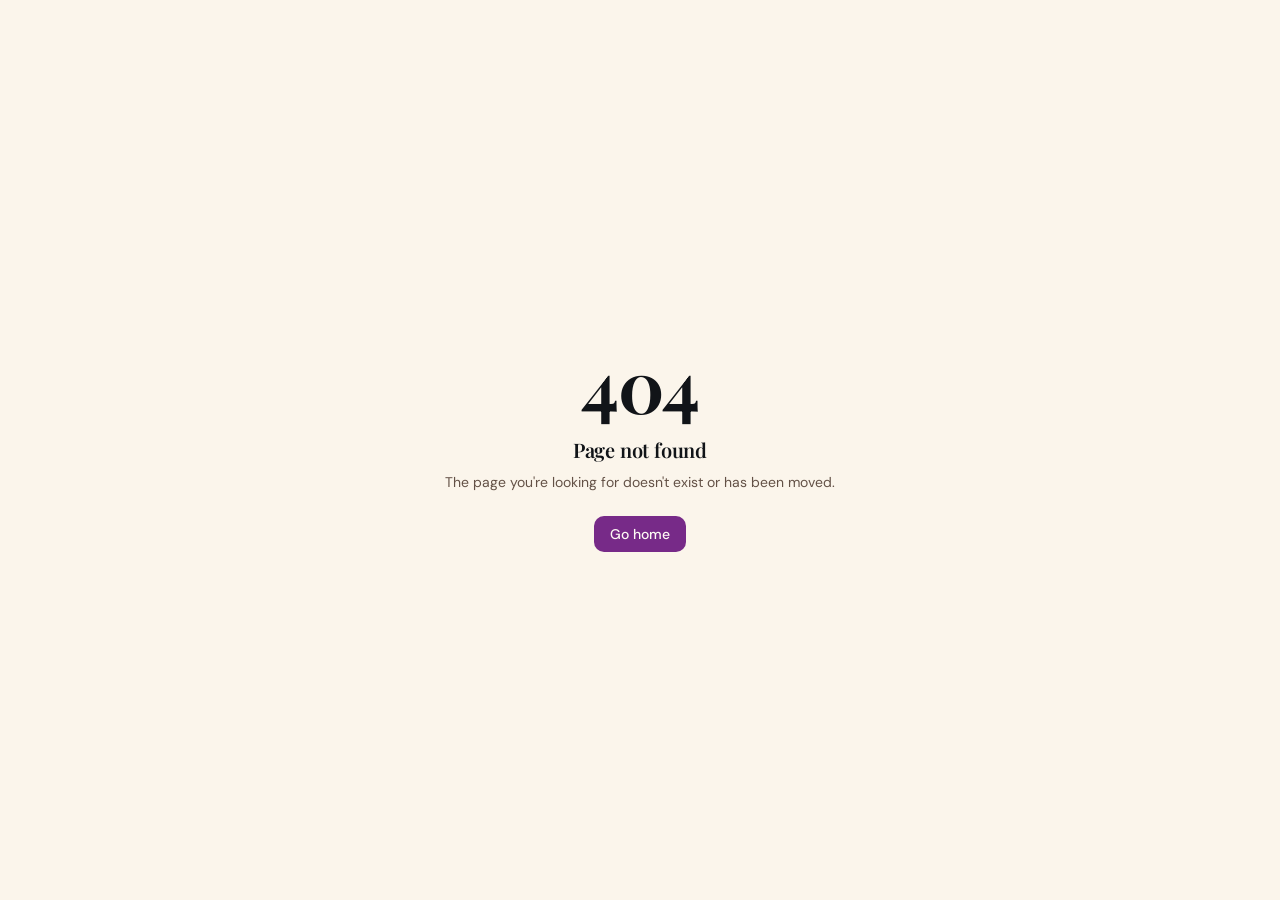
<file: menu/index.html>
<!DOCTYPE html><html lang="en"><head><meta charSet="utf-8"/><meta name="viewport" content="width=device-width, initial-scale=1"/><link rel="preload" as="image" href="/__l5e/assets-v1/2adb48ea-e403-4ed8-8b0c-f234fe75a92b/logo.png"/><link rel="stylesheet" href="/assets/styles-BFNUk5ru.css" data-precedence="default"/><link rel="stylesheet" href="https://fonts.googleapis.com/css2?family=DM+Sans:opsz,wght@9..40,400;9..40,500;9..40,600;9..40,700&amp;family=Playfair+Display:ital,wght@0,400..800;1,400..800&amp;display=swap" data-precedence="default"/><title>Menu — Lucy Coffee House | Ethiopian Coffee, Breakfast &amp; Brunch</title><meta name="author" content="Lucy Coffee House"/><meta property="og:type" content="website"/><meta property="og:site_name" content="Lucy Coffee House"/><meta name="twitter:card" content="summary_large_image"/><meta name="description" content="Ethiopian Yirgacheffe pour-overs, house espresso, brunch, pastries, cold drinks and smoothies at Lucy Coffee House in Aurora, CO."/><meta property="og:title" content="Menu — Lucy Coffee House"/><meta property="og:description" content="Ethiopian pour-overs, espresso, brunch, and more in Aurora, CO."/><link rel="modulepreload" href="/assets/index-CKs_U-jn.js"/><link rel="modulepreload" href="/assets/link-BsIXhWYS.js"/><link rel="modulepreload" href="/assets/menu-DyA99sUc.js"/><link rel="modulepreload" href="/assets/Footer-DQLb2DSF.js"/><link rel="modulepreload" href="/assets/Reveal-COaM-w7t.js"/><link rel="icon" type="image/png" href="/favicon.png"/><link rel="preconnect" href="https://fonts.googleapis.com"/><link rel="preconnect" href="https://fonts.gstatic.com" crossorigin="anonymous"/></head><body><!--$--><header class="fixed inset-x-0 top-0 z-50 transition-all duration-500 bg-transparent" style="opacity:0;transform:translateY(-30px)"><div class="mx-auto flex max-w-7xl items-center justify-between px-5 py-4 md:px-8 md:py-5"><a class="group flex items-center gap-3" href="/"><img src="/__l5e/assets-v1/2adb48ea-e403-4ed8-8b0c-f234fe75a92b/logo.png" alt="Lucy Coffee House" width="44" height="44" class="h-10 w-10 md:h-11 md:w-11 object-contain"/><span class="font-serif text-lg md:text-xl leading-none tracking-tight transition-colors text-cream drop-shadow-md">Lucy Coffee House</span></a><nav class="hidden md:flex items-center gap-1"><a class="relative px-4 py-2 text-sm font-medium tracking-wide transition-colors rounded-full text-cream/90 hover:text-cream" href="/">Home</a><a class="relative px-4 py-2 text-sm font-medium tracking-wide transition-colors rounded-full text-cream/90 hover:text-cream text-plum" href="/menu" data-status="active" aria-current="page">Menu</a><a class="relative px-4 py-2 text-sm font-medium tracking-wide transition-colors rounded-full text-cream/90 hover:text-cream" href="/gallery">Gallery</a><a class="relative px-4 py-2 text-sm font-medium tracking-wide transition-colors rounded-full text-cream/90 hover:text-cream" href="/blog">Journal</a><a class="relative px-4 py-2 text-sm font-medium tracking-wide transition-colors rounded-full text-cream/90 hover:text-cream" href="/#visit">Visit</a><a href="#visit" class="ml-2 rounded-full bg-plum px-5 py-2.5 text-sm font-semibold text-primary-foreground shadow-plum transition-all hover:-translate-y-0.5 hover:bg-plum-deep">Visit Us</a></nav><button class="md:hidden rounded-full p-2 transition-colors text-cream" aria-label="Toggle menu"><svg xmlns="http://www.w3.org/2000/svg" width="22" height="22" viewBox="0 0 24 24" fill="none" stroke="currentColor" stroke-width="2" stroke-linecap="round" stroke-linejoin="round" class="lucide lucide-menu" aria-hidden="true"><path d="M4 5h16"></path><path d="M4 12h16"></path><path d="M4 19h16"></path></svg></button></div></header><main class="bg-cream pt-32 pb-24"><section class="mx-auto max-w-4xl px-6 md:px-8 text-center"><div style="opacity:0;transform:translateY(32px)"><p class="mb-4 text-xs font-medium uppercase tracking-[0.3em] text-plum">The full pour</p><h1 class="font-serif text-5xl leading-[1.05] text-espresso sm:text-6xl md:text-7xl text-balance">Every cup, <em class="text-plum">every plate.</em></h1><p class="mt-6 text-lg leading-relaxed text-muted-foreground">A short love letter to Ethiopia, brewed and baked daily in Aurora.</p></div></section><div class="mx-auto mt-20 max-w-6xl px-6 md:px-8 space-y-24"><section><div style="opacity:0;transform:translateY(32px)"><div class="mb-10 flex items-end justify-between gap-6 border-b border-espresso/15 pb-6"><div><p class="text-xs font-medium uppercase tracking-[0.3em] text-plum">0<!-- -->1<!-- --> — Section</p><h2 class="mt-3 font-serif text-4xl text-espresso md:text-5xl">Espresso &amp; Coffee</h2><p class="mt-2 max-w-xl text-muted-foreground">Pulled and poured with care — every shot is a small ceremony.</p></div></div></div><div class="grid gap-x-10 gap-y-6 md:grid-cols-2"><article class="group flex items-baseline justify-between gap-6 border-b border-dashed border-espresso/10 pb-5" style="opacity:0;transform:translateY(24px)"><div class="min-w-0"><div class="flex items-baseline gap-3"><h3 class="font-serif text-xl text-espresso md:text-2xl">Espresso</h3></div><p class="mt-1.5 text-sm leading-relaxed text-muted-foreground">Double shot, house Ethiopian blend, syrupy crema.</p></div><div class="shrink-0 font-serif text-xl text-espresso tabular-nums">$<!-- -->3.25</div></article><article class="group flex items-baseline justify-between gap-6 border-b border-dashed border-espresso/10 pb-5" style="opacity:0;transform:translateY(24px)"><div class="min-w-0"><div class="flex items-baseline gap-3"><h3 class="font-serif text-xl text-espresso md:text-2xl">Cappuccino</h3></div><p class="mt-1.5 text-sm leading-relaxed text-muted-foreground">Balanced double espresso topped with silky microfoam.</p></div><div class="shrink-0 font-serif text-xl text-espresso tabular-nums">$<!-- -->4.75</div></article><article class="group flex items-baseline justify-between gap-6 border-b border-dashed border-espresso/10 pb-5" style="opacity:0;transform:translateY(24px)"><div class="min-w-0"><div class="flex items-baseline gap-3"><h3 class="font-serif text-xl text-espresso md:text-2xl">Buna Latte</h3><span class="text-[10px] font-semibold uppercase tracking-[0.2em] text-plum">House favorite</span></div><p class="mt-1.5 text-sm leading-relaxed text-muted-foreground">Double espresso, cardamom-kissed steamed milk, raw honey.</p></div><div class="shrink-0 font-serif text-xl text-espresso tabular-nums">$<!-- -->5.75</div></article><article class="group flex items-baseline justify-between gap-6 border-b border-dashed border-espresso/10 pb-5" style="opacity:0;transform:translateY(24px)"><div class="min-w-0"><div class="flex items-baseline gap-3"><h3 class="font-serif text-xl text-espresso md:text-2xl">Vanilla Bean Latte</h3></div><p class="mt-1.5 text-sm leading-relaxed text-muted-foreground">Madagascar vanilla, steamed whole milk.</p></div><div class="shrink-0 font-serif text-xl text-espresso tabular-nums">$<!-- -->5.50</div></article><article class="group flex items-baseline justify-between gap-6 border-b border-dashed border-espresso/10 pb-5" style="opacity:0;transform:translateY(24px)"><div class="min-w-0"><div class="flex items-baseline gap-3"><h3 class="font-serif text-xl text-espresso md:text-2xl">Mocha</h3></div><p class="mt-1.5 text-sm leading-relaxed text-muted-foreground">Belgian dark chocolate, espresso, whipped cream.</p></div><div class="shrink-0 font-serif text-xl text-espresso tabular-nums">$<!-- -->5.95</div></article><article class="group flex items-baseline justify-between gap-6 border-b border-dashed border-espresso/10 pb-5" style="opacity:0;transform:translateY(24px)"><div class="min-w-0"><div class="flex items-baseline gap-3"><h3 class="font-serif text-xl text-espresso md:text-2xl">Americano</h3></div><p class="mt-1.5 text-sm leading-relaxed text-muted-foreground">Long shot, hot water, deep roast character.</p></div><div class="shrink-0 font-serif text-xl text-espresso tabular-nums">$<!-- -->3.75</div></article></div></section><section><div style="opacity:0;transform:translateY(32px)"><div class="mb-10 flex items-end justify-between gap-6 border-b border-espresso/15 pb-6"><div><p class="text-xs font-medium uppercase tracking-[0.3em] text-plum">0<!-- -->2<!-- --> — Section</p><h2 class="mt-3 font-serif text-4xl text-espresso md:text-5xl">Ethiopian Specialty</h2><p class="mt-2 max-w-xl text-muted-foreground">Single-origin Yirgacheffe — the soul of our bar.</p></div></div></div><div class="grid gap-x-10 gap-y-6 md:grid-cols-2"><article class="group flex items-baseline justify-between gap-6 border-b border-dashed border-espresso/10 pb-5" style="opacity:0;transform:translateY(24px)"><div class="min-w-0"><div class="flex items-baseline gap-3"><h3 class="font-serif text-xl text-espresso md:text-2xl">Yirgacheffe Pour-Over</h3><span class="text-[10px] font-semibold uppercase tracking-[0.2em] text-plum">Signature</span></div><p class="mt-1.5 text-sm leading-relaxed text-muted-foreground">Hand-poured single origin. Floral, citrus, silk-smooth finish.</p></div><div class="shrink-0 font-serif text-xl text-espresso tabular-nums">$<!-- -->6.50</div></article><article class="group flex items-baseline justify-between gap-6 border-b border-dashed border-espresso/10 pb-5" style="opacity:0;transform:translateY(24px)"><div class="min-w-0"><div class="flex items-baseline gap-3"><h3 class="font-serif text-xl text-espresso md:text-2xl">Ethiopian Coffee Ceremony (for two)</h3><span class="text-[10px] font-semibold uppercase tracking-[0.2em] text-plum">Weekends</span></div><p class="mt-1.5 text-sm leading-relaxed text-muted-foreground">Traditional jebena service, roasted-to-order beans, popcorn side.</p></div><div class="shrink-0 font-serif text-xl text-espresso tabular-nums">$<!-- -->18.00</div></article><article class="group flex items-baseline justify-between gap-6 border-b border-dashed border-espresso/10 pb-5" style="opacity:0;transform:translateY(24px)"><div class="min-w-0"><div class="flex items-baseline gap-3"><h3 class="font-serif text-xl text-espresso md:text-2xl">Macchiato Ethiopian Style</h3></div><p class="mt-1.5 text-sm leading-relaxed text-muted-foreground">Short and sweet, extra dense milk foam.</p></div><div class="shrink-0 font-serif text-xl text-espresso tabular-nums">$<!-- -->4.50</div></article><article class="group flex items-baseline justify-between gap-6 border-b border-dashed border-espresso/10 pb-5" style="opacity:0;transform:translateY(24px)"><div class="min-w-0"><div class="flex items-baseline gap-3"><h3 class="font-serif text-xl text-espresso md:text-2xl">Spiced Buna</h3></div><p class="mt-1.5 text-sm leading-relaxed text-muted-foreground">Cardamom, clove, cinnamon — brewed slow.</p></div><div class="shrink-0 font-serif text-xl text-espresso tabular-nums">$<!-- -->5.25</div></article></div></section><section><div style="opacity:0;transform:translateY(32px)"><div class="mb-10 flex items-end justify-between gap-6 border-b border-espresso/15 pb-6"><div><p class="text-xs font-medium uppercase tracking-[0.3em] text-plum">0<!-- -->3<!-- --> — Section</p><h2 class="mt-3 font-serif text-4xl text-espresso md:text-5xl">Breakfast &amp; Brunch</h2><p class="mt-2 max-w-xl text-muted-foreground">All-day comfort with an Ethiopian accent.</p></div></div></div><div class="grid gap-x-10 gap-y-6 md:grid-cols-2"><article class="group flex items-baseline justify-between gap-6 border-b border-dashed border-espresso/10 pb-5" style="opacity:0;transform:translateY(24px)"><div class="min-w-0"><div class="flex items-baseline gap-3"><h3 class="font-serif text-xl text-espresso md:text-2xl">Ethiopian Breakfast Bowl</h3><span class="text-[10px] font-semibold uppercase tracking-[0.2em] text-plum">All day</span></div><p class="mt-1.5 text-sm leading-relaxed text-muted-foreground">Two eggs, injera, spiced tomatoes, fresh herbs, avocado.</p></div><div class="shrink-0 font-serif text-xl text-espresso tabular-nums">$<!-- -->12.50</div></article><article class="group flex items-baseline justify-between gap-6 border-b border-dashed border-espresso/10 pb-5" style="opacity:0;transform:translateY(24px)"><div class="min-w-0"><div class="flex items-baseline gap-3"><h3 class="font-serif text-xl text-espresso md:text-2xl">Avocado Toast</h3></div><p class="mt-1.5 text-sm leading-relaxed text-muted-foreground">Sourdough, smashed avocado, chili crunch, lemon.</p></div><div class="shrink-0 font-serif text-xl text-espresso tabular-nums">$<!-- -->10.75</div></article><article class="group flex items-baseline justify-between gap-6 border-b border-dashed border-espresso/10 pb-5" style="opacity:0;transform:translateY(24px)"><div class="min-w-0"><div class="flex items-baseline gap-3"><h3 class="font-serif text-xl text-espresso md:text-2xl">Buna Pancakes</h3></div><p class="mt-1.5 text-sm leading-relaxed text-muted-foreground">Fluffy stack, espresso-caramel, whipped mascarpone.</p></div><div class="shrink-0 font-serif text-xl text-espresso tabular-nums">$<!-- -->11.50</div></article><article class="group flex items-baseline justify-between gap-6 border-b border-dashed border-espresso/10 pb-5" style="opacity:0;transform:translateY(24px)"><div class="min-w-0"><div class="flex items-baseline gap-3"><h3 class="font-serif text-xl text-espresso md:text-2xl">Breakfast Panini</h3></div><p class="mt-1.5 text-sm leading-relaxed text-muted-foreground">Egg, gruyère, greens, tomato jam on rustic sourdough.</p></div><div class="shrink-0 font-serif text-xl text-espresso tabular-nums">$<!-- -->10.95</div></article><article class="group flex items-baseline justify-between gap-6 border-b border-dashed border-espresso/10 pb-5" style="opacity:0;transform:translateY(24px)"><div class="min-w-0"><div class="flex items-baseline gap-3"><h3 class="font-serif text-xl text-espresso md:text-2xl">Greek Yogurt Parfait</h3></div><p class="mt-1.5 text-sm leading-relaxed text-muted-foreground">Local honey, house granola, seasonal fruit.</p></div><div class="shrink-0 font-serif text-xl text-espresso tabular-nums">$<!-- -->8.50</div></article><article class="group flex items-baseline justify-between gap-6 border-b border-dashed border-espresso/10 pb-5" style="opacity:0;transform:translateY(24px)"><div class="min-w-0"><div class="flex items-baseline gap-3"><h3 class="font-serif text-xl text-espresso md:text-2xl">Shakshuka</h3></div><p class="mt-1.5 text-sm leading-relaxed text-muted-foreground">Eggs poached in spiced tomato, feta, warm pita.</p></div><div class="shrink-0 font-serif text-xl text-espresso tabular-nums">$<!-- -->13.25</div></article></div></section><section><div style="opacity:0;transform:translateY(32px)"><div class="mb-10 flex items-end justify-between gap-6 border-b border-espresso/15 pb-6"><div><p class="text-xs font-medium uppercase tracking-[0.3em] text-plum">0<!-- -->4<!-- --> — Section</p><h2 class="mt-3 font-serif text-4xl text-espresso md:text-5xl">Pastries</h2><p class="mt-2 max-w-xl text-muted-foreground">Baked fresh — mornings taste better here.</p></div></div></div><div class="grid gap-x-10 gap-y-6 md:grid-cols-2"><article class="group flex items-baseline justify-between gap-6 border-b border-dashed border-espresso/10 pb-5" style="opacity:0;transform:translateY(24px)"><div class="min-w-0"><div class="flex items-baseline gap-3"><h3 class="font-serif text-xl text-espresso md:text-2xl">Butter Croissant</h3></div><p class="mt-1.5 text-sm leading-relaxed text-muted-foreground">72-hour laminated, golden and shattering.</p></div><div class="shrink-0 font-serif text-xl text-espresso tabular-nums">$<!-- -->4.25</div></article><article class="group flex items-baseline justify-between gap-6 border-b border-dashed border-espresso/10 pb-5" style="opacity:0;transform:translateY(24px)"><div class="min-w-0"><div class="flex items-baseline gap-3"><h3 class="font-serif text-xl text-espresso md:text-2xl">Almond Croissant</h3></div><p class="mt-1.5 text-sm leading-relaxed text-muted-foreground">Frangipane, powdered sugar, toasted almonds.</p></div><div class="shrink-0 font-serif text-xl text-espresso tabular-nums">$<!-- -->5.25</div></article><article class="group flex items-baseline justify-between gap-6 border-b border-dashed border-espresso/10 pb-5" style="opacity:0;transform:translateY(24px)"><div class="min-w-0"><div class="flex items-baseline gap-3"><h3 class="font-serif text-xl text-espresso md:text-2xl">Cardamom Bun</h3></div><p class="mt-1.5 text-sm leading-relaxed text-muted-foreground">Scandinavian-style, cardamom-sugar swirl.</p></div><div class="shrink-0 font-serif text-xl text-espresso tabular-nums">$<!-- -->4.75</div></article><article class="group flex items-baseline justify-between gap-6 border-b border-dashed border-espresso/10 pb-5" style="opacity:0;transform:translateY(24px)"><div class="min-w-0"><div class="flex items-baseline gap-3"><h3 class="font-serif text-xl text-espresso md:text-2xl">Chocolate Babka Slice</h3></div><p class="mt-1.5 text-sm leading-relaxed text-muted-foreground">Dark chocolate, orange zest, brioche.</p></div><div class="shrink-0 font-serif text-xl text-espresso tabular-nums">$<!-- -->4.95</div></article><article class="group flex items-baseline justify-between gap-6 border-b border-dashed border-espresso/10 pb-5" style="opacity:0;transform:translateY(24px)"><div class="min-w-0"><div class="flex items-baseline gap-3"><h3 class="font-serif text-xl text-espresso md:text-2xl">Blueberry Scone</h3></div><p class="mt-1.5 text-sm leading-relaxed text-muted-foreground">Buttery, tender, lemon glaze.</p></div><div class="shrink-0 font-serif text-xl text-espresso tabular-nums">$<!-- -->3.95</div></article></div></section><section><div style="opacity:0;transform:translateY(32px)"><div class="mb-10 flex items-end justify-between gap-6 border-b border-espresso/15 pb-6"><div><p class="text-xs font-medium uppercase tracking-[0.3em] text-plum">0<!-- -->5<!-- --> — Section</p><h2 class="mt-3 font-serif text-4xl text-espresso md:text-5xl">Cold Drinks &amp; Smoothies</h2><p class="mt-2 max-w-xl text-muted-foreground">Made to sip slow on the patio.</p></div></div></div><div class="grid gap-x-10 gap-y-6 md:grid-cols-2"><article class="group flex items-baseline justify-between gap-6 border-b border-dashed border-espresso/10 pb-5" style="opacity:0;transform:translateY(24px)"><div class="min-w-0"><div class="flex items-baseline gap-3"><h3 class="font-serif text-xl text-espresso md:text-2xl">Cardamom Cold Brew</h3><span class="text-[10px] font-semibold uppercase tracking-[0.2em] text-plum">Cold</span></div><p class="mt-1.5 text-sm leading-relaxed text-muted-foreground">24-hour steeped, oat milk, orange zest.</p></div><div class="shrink-0 font-serif text-xl text-espresso tabular-nums">$<!-- -->5.25</div></article><article class="group flex items-baseline justify-between gap-6 border-b border-dashed border-espresso/10 pb-5" style="opacity:0;transform:translateY(24px)"><div class="min-w-0"><div class="flex items-baseline gap-3"><h3 class="font-serif text-xl text-espresso md:text-2xl">Iced Buna Latte</h3></div><p class="mt-1.5 text-sm leading-relaxed text-muted-foreground">Our signature latte, over ice.</p></div><div class="shrink-0 font-serif text-xl text-espresso tabular-nums">$<!-- -->5.95</div></article><article class="group flex items-baseline justify-between gap-6 border-b border-dashed border-espresso/10 pb-5" style="opacity:0;transform:translateY(24px)"><div class="min-w-0"><div class="flex items-baseline gap-3"><h3 class="font-serif text-xl text-espresso md:text-2xl">Nitro Cold Brew</h3></div><p class="mt-1.5 text-sm leading-relaxed text-muted-foreground">Cascading, creamy, no dairy needed.</p></div><div class="shrink-0 font-serif text-xl text-espresso tabular-nums">$<!-- -->5.75</div></article><article class="group flex items-baseline justify-between gap-6 border-b border-dashed border-espresso/10 pb-5" style="opacity:0;transform:translateY(24px)"><div class="min-w-0"><div class="flex items-baseline gap-3"><h3 class="font-serif text-xl text-espresso md:text-2xl">Mango Sunrise Smoothie</h3></div><p class="mt-1.5 text-sm leading-relaxed text-muted-foreground">Mango, orange, ginger, turmeric, coconut water.</p></div><div class="shrink-0 font-serif text-xl text-espresso tabular-nums">$<!-- -->7.50</div></article><article class="group flex items-baseline justify-between gap-6 border-b border-dashed border-espresso/10 pb-5" style="opacity:0;transform:translateY(24px)"><div class="min-w-0"><div class="flex items-baseline gap-3"><h3 class="font-serif text-xl text-espresso md:text-2xl">Berry Buna Smoothie</h3></div><p class="mt-1.5 text-sm leading-relaxed text-muted-foreground">Cold brew, banana, mixed berries, almond butter.</p></div><div class="shrink-0 font-serif text-xl text-espresso tabular-nums">$<!-- -->7.95</div></article><article class="group flex items-baseline justify-between gap-6 border-b border-dashed border-espresso/10 pb-5" style="opacity:0;transform:translateY(24px)"><div class="min-w-0"><div class="flex items-baseline gap-3"><h3 class="font-serif text-xl text-espresso md:text-2xl">Hibiscus Iced Tea</h3></div><p class="mt-1.5 text-sm leading-relaxed text-muted-foreground">House-brewed, honey, fresh lime.</p></div><div class="shrink-0 font-serif text-xl text-espresso tabular-nums">$<!-- -->4.50</div></article></div></section></div><div class="mx-auto mt-24 max-w-3xl px-6 text-center md:px-8"><div style="opacity:0;transform:translateY(32px)"><p class="font-serif text-2xl italic text-espresso">Menu subject to seasonal love and daily inspiration.</p><p class="mt-3 text-sm text-muted-foreground">Please let our team know about allergies — we&#x27;ll take good care of you.</p></div></div></main><footer class="grain relative bg-charcoal text-cream/80"><div class="mx-auto grid max-w-7xl gap-10 px-6 py-16 md:grid-cols-4 md:px-8 md:py-20"><div class="md:col-span-2"><div class="flex items-center gap-3"><img src="/__l5e/assets-v1/2adb48ea-e403-4ed8-8b0c-f234fe75a92b/logo.png" alt="" width="48" height="48" class="h-12 w-12 object-contain invert-[0.05] brightness-125"/><span class="font-serif text-2xl text-cream">Lucy Coffee House</span></div><p class="mt-5 max-w-md text-pretty text-sm leading-relaxed text-cream/60">Coffee is more than a drink — it&#x27;s an experience, a culture, a connection. Rooted in Ethiopian tradition, brewed in Aurora with love.</p><div class="mt-6 flex gap-3"><a href="#" aria-label="Instagram" class="rounded-full border border-cream/15 p-2.5 transition hover:border-plum hover:text-plum hover:-translate-y-0.5"><svg xmlns="http://www.w3.org/2000/svg" width="18" height="18" viewBox="0 0 24 24" fill="none" stroke="currentColor" stroke-width="2" stroke-linecap="round" stroke-linejoin="round" class="lucide lucide-instagram" aria-hidden="true"><rect width="20" height="20" x="2" y="2" rx="5" ry="5"></rect><path d="M16 11.37A4 4 0 1 1 12.63 8 4 4 0 0 1 16 11.37z"></path><line x1="17.5" x2="17.51" y1="6.5" y2="6.5"></line></svg></a><a href="#" aria-label="Facebook" class="rounded-full border border-cream/15 p-2.5 transition hover:border-plum hover:text-plum hover:-translate-y-0.5"><svg xmlns="http://www.w3.org/2000/svg" width="18" height="18" viewBox="0 0 24 24" fill="none" stroke="currentColor" stroke-width="2" stroke-linecap="round" stroke-linejoin="round" class="lucide lucide-facebook" aria-hidden="true"><path d="M18 2h-3a5 5 0 0 0-5 5v3H7v4h3v8h4v-8h3l1-4h-4V7a1 1 0 0 1 1-1h3z"></path></svg></a></div></div><div><h4 class="font-serif text-lg text-cream">Visit</h4><ul class="mt-4 space-y-3 text-sm"><li class="flex gap-2.5"><svg xmlns="http://www.w3.org/2000/svg" width="16" height="16" viewBox="0 0 24 24" fill="none" stroke="currentColor" stroke-width="2" stroke-linecap="round" stroke-linejoin="round" class="lucide lucide-map-pin mt-0.5 shrink-0 text-plum" aria-hidden="true"><path d="M20 10c0 4.993-5.539 10.193-7.399 11.799a1 1 0 0 1-1.202 0C9.539 20.193 4 14.993 4 10a8 8 0 0 1 16 0"></path><circle cx="12" cy="10" r="3"></circle></svg><span>14048 E Mississippi Ave, Aurora, CO 80012</span></li><li class="flex gap-2.5"><svg xmlns="http://www.w3.org/2000/svg" width="16" height="16" viewBox="0 0 24 24" fill="none" stroke="currentColor" stroke-width="2" stroke-linecap="round" stroke-linejoin="round" class="lucide lucide-phone mt-0.5 shrink-0 text-plum" aria-hidden="true"><path d="M13.832 16.568a1 1 0 0 0 1.213-.303l.355-.465A2 2 0 0 1 17 15h3a2 2 0 0 1 2 2v3a2 2 0 0 1-2 2A18 18 0 0 1 2 4a2 2 0 0 1 2-2h3a2 2 0 0 1 2 2v3a2 2 0 0 1-.8 1.6l-.468.351a1 1 0 0 0-.292 1.233 14 14 0 0 0 6.392 6.384"></path></svg><a href="tel:+17203133856" class="hover:text-cream">720-313-3856</a></li><li class="flex gap-2.5"><svg xmlns="http://www.w3.org/2000/svg" width="16" height="16" viewBox="0 0 24 24" fill="none" stroke="currentColor" stroke-width="2" stroke-linecap="round" stroke-linejoin="round" class="lucide lucide-mail mt-0.5 shrink-0 text-plum" aria-hidden="true"><path d="m22 7-8.991 5.727a2 2 0 0 1-2.009 0L2 7"></path><rect x="2" y="4" width="20" height="16" rx="2"></rect></svg><a href="mailto:lucycoffeehouse@gmail.com" class="hover:text-cream">lucycoffeehouse@gmail.com</a></li></ul></div><div><h4 class="font-serif text-lg text-cream">Explore</h4><ul class="mt-4 space-y-2.5 text-sm"><li><a class="hover:text-cream active" href="/menu" data-status="active" aria-current="page">Menu</a></li><li><a class="hover:text-cream" href="/gallery">Gallery</a></li><li><a class="hover:text-cream" href="/blog">Journal</a></li><li><a href="#visit" class="hover:text-cream">Contact</a></li></ul></div></div><div class="border-t border-cream/10"><div class="mx-auto flex max-w-7xl flex-col items-start justify-between gap-2 px-6 py-6 text-xs text-cream/50 md:flex-row md:items-center md:px-8"><p>© <!-- -->2026<!-- --> Lucy Coffee House. Brewed with care in Aurora, Colorado.</p><p>Free U.S. shipping on online orders over $49.</p></div></div></footer><script>(function(a,f){let l;try{l=JSON.parse(sessionStorage.getItem(a)||"{}")}catch{return}const n=l?.[f||history.state?.__TSR_key];let c=!1;for(const t in n){const e=n[t],o=e?.scrollX,s=e?.scrollY;if(Number.isFinite(o)&&Number.isFinite(s)){if(t==="window")scrollTo(o,s),c=!0;else if(t)try{const r=document.querySelector(t);r&&(r.scrollLeft=o,r.scrollTop=s)}catch{}}}if(c)return;const i=location.hash.slice(1);if(i){const t=history.state?.__hashScrollIntoViewOptions??!0;if(t){const e=document.getElementById(i);e&&e.scrollIntoView(t)}return}scrollTo(0,0)})("tsr-scroll-restoration-v1_3");document.currentScript.remove()</script><!--/$--><script data-tsr-stream-part="">(self.$R=self.$R||{})["tsr"]=[];self.$_TSR={h(){this.hydrated=!0,this.c()},e(){this.streamEnded=!0,this.c()},c(){this.hydrated&&this.streamEnded&&(delete self.$_TSR,delete self.$R.tsr)},p(e){this.initialized?e():this.buffer.push(e)},buffer:[]};$_TSR.router=($R=>$R[0]={manifest:$R[1]={routes:$R[2]={__root__:$R[3]={preloads:$R[4]=["/assets/index-CKs_U-jn.js","/assets/link-BsIXhWYS.js"],scripts:$R[5]=[$R[6]={attrs:$R[7]={type:"module",async:!0,src:"/assets/index-CKs_U-jn.js"}}]},"/menu":$R[8]={preloads:$R[9]=["/assets/menu-DyA99sUc.js","/assets/Footer-DQLb2DSF.js","/assets/Reveal-COaM-w7t.js"]}}},matches:$R[10]=[$R[11]={i:"__root__ ",u:1791430131178,s:"success",ssr:!0},$R[12]={i:" menu menu",u:1791430131178,s:"success",ssr:!0}]})($R["tsr"]);$_TSR.e();{let s=document.currentScript,p;while((p=s.previousElementSibling)&&p.hasAttribute('data-tsr-stream-part'))p.remove();s.remove()}</script><script type="module" async="" src="/assets/index-CKs_U-jn.js"></script><script>document.currentScript.remove();/*$tsr-stream-boundary*/</script></body></html>
</file>
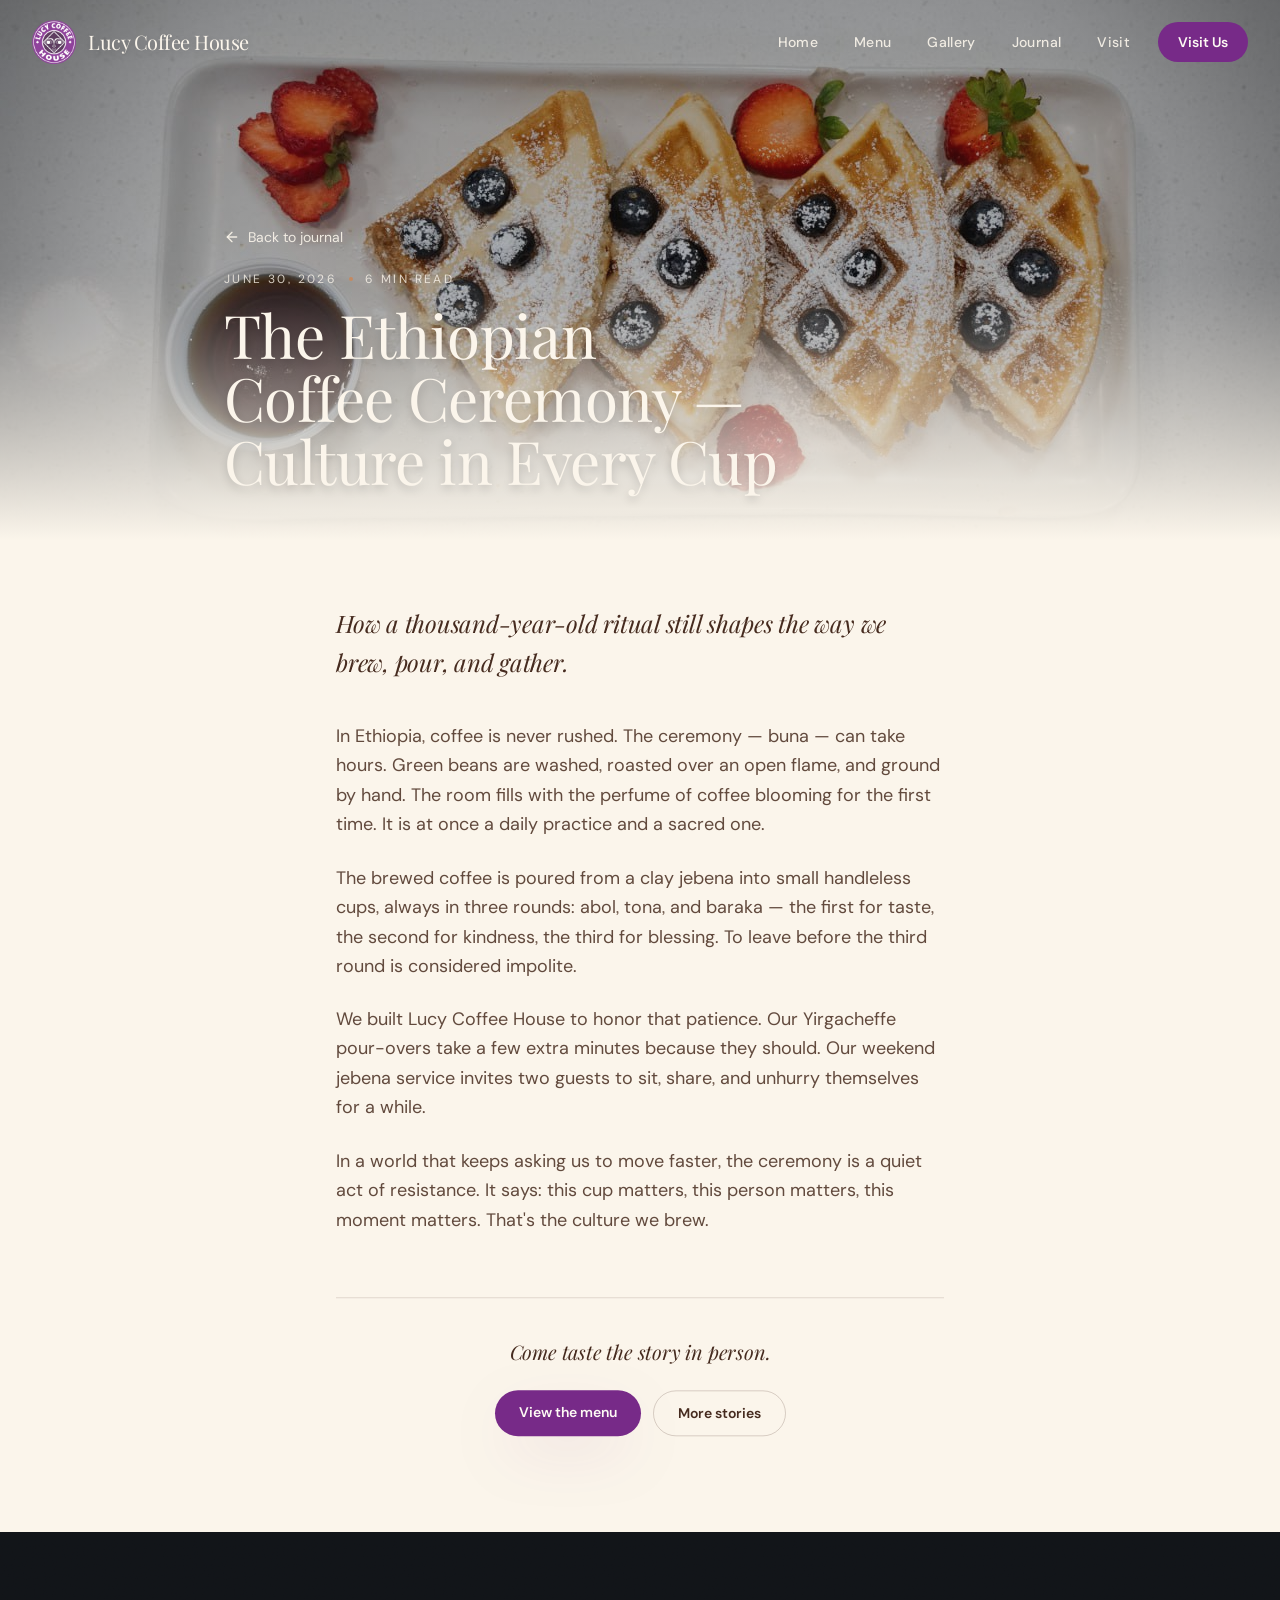
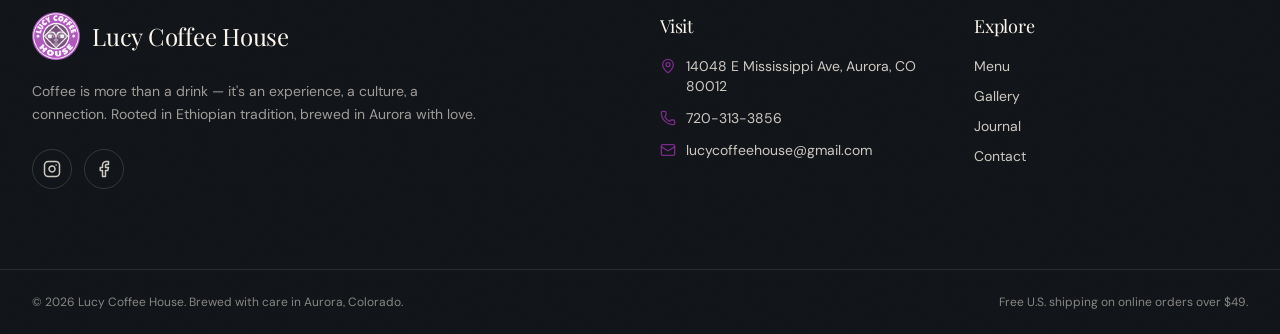
<file: blog/ethiopian-coffee-ceremony/index.html>
<!DOCTYPE html><html lang="en"><head><meta charSet="utf-8"/><meta name="viewport" content="width=device-width, initial-scale=1"/><link rel="preload" as="image" href="/__l5e/assets-v1/2adb48ea-e403-4ed8-8b0c-f234fe75a92b/logo.png"/><link rel="preload" as="image" href="/__l5e/assets-v1/59b794ac-dddf-4b2e-a414-04dd65498c3e/gallery-2.jpg"/><link rel="stylesheet" href="/assets/styles-BFNUk5ru.css" data-precedence="default"/><link rel="stylesheet" href="https://fonts.googleapis.com/css2?family=DM+Sans:opsz,wght@9..40,400;9..40,500;9..40,600;9..40,700&amp;family=Playfair+Display:ital,wght@0,400..800;1,400..800&amp;display=swap" data-precedence="default"/><title>The Ethiopian Coffee Ceremony — Culture in Every Cup — Lucy Coffee House Journal</title><meta name="author" content="Lucy Coffee House"/><meta property="og:site_name" content="Lucy Coffee House"/><meta name="twitter:card" content="summary_large_image"/><meta name="description" content="How a thousand-year-old ritual still shapes the way we brew, pour, and gather."/><meta property="og:title" content="The Ethiopian Coffee Ceremony — Culture in Every Cup"/><meta property="og:description" content="How a thousand-year-old ritual still shapes the way we brew, pour, and gather."/><meta property="og:type" content="article"/><meta property="og:image" content="https://lucycoffeehouse.com/__l5e/assets-v1/59b794ac-dddf-4b2e-a414-04dd65498c3e/gallery-2.jpg"/><link rel="modulepreload" href="/assets/index-CKs_U-jn.js"/><link rel="modulepreload" href="/assets/link-BsIXhWYS.js"/><link rel="modulepreload" href="/assets/blog-23pdfrrP.js"/><link rel="modulepreload" href="/assets/Footer-DQLb2DSF.js"/><link rel="modulepreload" href="/assets/arrow-up-right-0L03gIgn.js"/><link rel="modulepreload" href="/assets/Reveal-COaM-w7t.js"/><link rel="modulepreload" href="/assets/blog._slug-BaVE5AJZ.js"/><link rel="modulepreload" href="/assets/blog._slug-NaVExl7C.js"/><link rel="icon" type="image/png" href="/favicon.png"/><link rel="preconnect" href="https://fonts.googleapis.com"/><link rel="preconnect" href="https://fonts.gstatic.com" crossorigin="anonymous"/></head><body><!--$--><header class="fixed inset-x-0 top-0 z-50 transition-all duration-500 bg-transparent" style="opacity:0;transform:translateY(-30px)"><div class="mx-auto flex max-w-7xl items-center justify-between px-5 py-4 md:px-8 md:py-5"><a class="group flex items-center gap-3" href="/"><img src="/__l5e/assets-v1/2adb48ea-e403-4ed8-8b0c-f234fe75a92b/logo.png" alt="Lucy Coffee House" width="44" height="44" class="h-10 w-10 md:h-11 md:w-11 object-contain"/><span class="font-serif text-lg md:text-xl leading-none tracking-tight transition-colors text-cream drop-shadow-md">Lucy Coffee House</span></a><nav class="hidden md:flex items-center gap-1"><a class="relative px-4 py-2 text-sm font-medium tracking-wide transition-colors rounded-full text-cream/90 hover:text-cream" href="/">Home</a><a class="relative px-4 py-2 text-sm font-medium tracking-wide transition-colors rounded-full text-cream/90 hover:text-cream" href="/menu">Menu</a><a class="relative px-4 py-2 text-sm font-medium tracking-wide transition-colors rounded-full text-cream/90 hover:text-cream" href="/gallery">Gallery</a><a class="relative px-4 py-2 text-sm font-medium tracking-wide transition-colors rounded-full text-cream/90 hover:text-cream" href="/blog">Journal</a><a class="relative px-4 py-2 text-sm font-medium tracking-wide transition-colors rounded-full text-cream/90 hover:text-cream" href="/#visit">Visit</a><a href="#visit" class="ml-2 rounded-full bg-plum px-5 py-2.5 text-sm font-semibold text-primary-foreground shadow-plum transition-all hover:-translate-y-0.5 hover:bg-plum-deep">Visit Us</a></nav><button class="md:hidden rounded-full p-2 transition-colors text-cream" aria-label="Toggle menu"><svg xmlns="http://www.w3.org/2000/svg" width="22" height="22" viewBox="0 0 24 24" fill="none" stroke="currentColor" stroke-width="2" stroke-linecap="round" stroke-linejoin="round" class="lucide lucide-menu" aria-hidden="true"><path d="M4 5h16"></path><path d="M4 12h16"></path><path d="M4 19h16"></path></svg></button></div></header><main class="bg-cream pb-24"><div class="relative h-[60vh] min-h-[420px] w-full overflow-hidden"><img src="/__l5e/assets-v1/59b794ac-dddf-4b2e-a414-04dd65498c3e/gallery-2.jpg" alt="" class="absolute inset-0 h-full w-full object-cover"/><div class="absolute inset-0 bg-gradient-to-b from-charcoal/40 via-charcoal/30 to-cream"></div><div class="relative z-10 mx-auto flex h-full max-w-4xl flex-col justify-end px-6 pb-12 md:px-8"><div style="opacity:0;transform:translateY(32px)"><a class="mb-6 inline-flex items-center gap-2 text-sm text-cream/90 hover:text-cream active" href="/blog" data-status="active" aria-current="page"><svg xmlns="http://www.w3.org/2000/svg" width="16" height="16" viewBox="0 0 24 24" fill="none" stroke="currentColor" stroke-width="2" stroke-linecap="round" stroke-linejoin="round" class="lucide lucide-arrow-left" aria-hidden="true"><path d="m12 19-7-7 7-7"></path><path d="M19 12H5"></path></svg> Back to journal</a><div class="flex items-center gap-3 text-xs uppercase tracking-[0.2em] text-cream/80"><span>June 30, 2026</span><span class="h-1 w-1 rounded-full bg-caramel"></span><span>6 min read</span></div><h1 class="mt-4 max-w-3xl font-serif text-4xl leading-[1.05] text-cream sm:text-5xl md:text-6xl text-balance drop-shadow-lg">The Ethiopian Coffee Ceremony — Culture in Every Cup</h1></div></div></div><article class="mx-auto mt-16 max-w-2xl px-6 md:px-8"><div style="opacity:0;transform:translateY(32px)"><p class="font-serif text-2xl italic leading-relaxed text-espresso">How a thousand-year-old ritual still shapes the way we brew, pour, and gather.</p></div><div class="mt-10 space-y-6 text-lg leading-relaxed text-espresso/85"><div style="opacity:0;transform:translateY(32px)"><p>In Ethiopia, coffee is never rushed. The ceremony — buna — can take hours. Green beans are washed, roasted over an open flame, and ground by hand. The room fills with the perfume of coffee blooming for the first time. It is at once a daily practice and a sacred one.</p></div><div style="opacity:0;transform:translateY(32px)"><p>The brewed coffee is poured from a clay jebena into small handleless cups, always in three rounds: abol, tona, and baraka — the first for taste, the second for kindness, the third for blessing. To leave before the third round is considered impolite.</p></div><div style="opacity:0;transform:translateY(32px)"><p>We built Lucy Coffee House to honor that patience. Our Yirgacheffe pour-overs take a few extra minutes because they should. Our weekend jebena service invites two guests to sit, share, and unhurry themselves for a while.</p></div><div style="opacity:0;transform:translateY(32px)"><p>In a world that keeps asking us to move faster, the ceremony is a quiet act of resistance. It says: this cup matters, this person matters, this moment matters. That&#x27;s the culture we brew.</p></div></div><div style="opacity:0;transform:translateY(32px)"><div class="mt-16 border-t border-espresso/15 pt-10 text-center"><p class="font-serif text-xl italic text-espresso">Come taste the story in person.</p><div class="mt-6 flex flex-wrap justify-center gap-3"><a class="rounded-full bg-plum px-6 py-3 text-sm font-semibold text-primary-foreground shadow-plum transition-all hover:-translate-y-0.5 hover:bg-plum-deep" href="/menu">View the menu</a><a class="rounded-full border border-espresso/20 px-6 py-3 text-sm font-semibold text-espresso transition-all hover:-translate-y-0.5 hover:border-plum hover:text-plum active" href="/blog" data-status="active" aria-current="page">More stories</a></div></div></div></article></main><footer class="grain relative bg-charcoal text-cream/80"><div class="mx-auto grid max-w-7xl gap-10 px-6 py-16 md:grid-cols-4 md:px-8 md:py-20"><div class="md:col-span-2"><div class="flex items-center gap-3"><img src="/__l5e/assets-v1/2adb48ea-e403-4ed8-8b0c-f234fe75a92b/logo.png" alt="" width="48" height="48" class="h-12 w-12 object-contain invert-[0.05] brightness-125"/><span class="font-serif text-2xl text-cream">Lucy Coffee House</span></div><p class="mt-5 max-w-md text-pretty text-sm leading-relaxed text-cream/60">Coffee is more than a drink — it&#x27;s an experience, a culture, a connection. Rooted in Ethiopian tradition, brewed in Aurora with love.</p><div class="mt-6 flex gap-3"><a href="#" aria-label="Instagram" class="rounded-full border border-cream/15 p-2.5 transition hover:border-plum hover:text-plum hover:-translate-y-0.5"><svg xmlns="http://www.w3.org/2000/svg" width="18" height="18" viewBox="0 0 24 24" fill="none" stroke="currentColor" stroke-width="2" stroke-linecap="round" stroke-linejoin="round" class="lucide lucide-instagram" aria-hidden="true"><rect width="20" height="20" x="2" y="2" rx="5" ry="5"></rect><path d="M16 11.37A4 4 0 1 1 12.63 8 4 4 0 0 1 16 11.37z"></path><line x1="17.5" x2="17.51" y1="6.5" y2="6.5"></line></svg></a><a href="#" aria-label="Facebook" class="rounded-full border border-cream/15 p-2.5 transition hover:border-plum hover:text-plum hover:-translate-y-0.5"><svg xmlns="http://www.w3.org/2000/svg" width="18" height="18" viewBox="0 0 24 24" fill="none" stroke="currentColor" stroke-width="2" stroke-linecap="round" stroke-linejoin="round" class="lucide lucide-facebook" aria-hidden="true"><path d="M18 2h-3a5 5 0 0 0-5 5v3H7v4h3v8h4v-8h3l1-4h-4V7a1 1 0 0 1 1-1h3z"></path></svg></a></div></div><div><h4 class="font-serif text-lg text-cream">Visit</h4><ul class="mt-4 space-y-3 text-sm"><li class="flex gap-2.5"><svg xmlns="http://www.w3.org/2000/svg" width="16" height="16" viewBox="0 0 24 24" fill="none" stroke="currentColor" stroke-width="2" stroke-linecap="round" stroke-linejoin="round" class="lucide lucide-map-pin mt-0.5 shrink-0 text-plum" aria-hidden="true"><path d="M20 10c0 4.993-5.539 10.193-7.399 11.799a1 1 0 0 1-1.202 0C9.539 20.193 4 14.993 4 10a8 8 0 0 1 16 0"></path><circle cx="12" cy="10" r="3"></circle></svg><span>14048 E Mississippi Ave, Aurora, CO 80012</span></li><li class="flex gap-2.5"><svg xmlns="http://www.w3.org/2000/svg" width="16" height="16" viewBox="0 0 24 24" fill="none" stroke="currentColor" stroke-width="2" stroke-linecap="round" stroke-linejoin="round" class="lucide lucide-phone mt-0.5 shrink-0 text-plum" aria-hidden="true"><path d="M13.832 16.568a1 1 0 0 0 1.213-.303l.355-.465A2 2 0 0 1 17 15h3a2 2 0 0 1 2 2v3a2 2 0 0 1-2 2A18 18 0 0 1 2 4a2 2 0 0 1 2-2h3a2 2 0 0 1 2 2v3a2 2 0 0 1-.8 1.6l-.468.351a1 1 0 0 0-.292 1.233 14 14 0 0 0 6.392 6.384"></path></svg><a href="tel:+17203133856" class="hover:text-cream">720-313-3856</a></li><li class="flex gap-2.5"><svg xmlns="http://www.w3.org/2000/svg" width="16" height="16" viewBox="0 0 24 24" fill="none" stroke="currentColor" stroke-width="2" stroke-linecap="round" stroke-linejoin="round" class="lucide lucide-mail mt-0.5 shrink-0 text-plum" aria-hidden="true"><path d="m22 7-8.991 5.727a2 2 0 0 1-2.009 0L2 7"></path><rect x="2" y="4" width="20" height="16" rx="2"></rect></svg><a href="mailto:lucycoffeehouse@gmail.com" class="hover:text-cream">lucycoffeehouse@gmail.com</a></li></ul></div><div><h4 class="font-serif text-lg text-cream">Explore</h4><ul class="mt-4 space-y-2.5 text-sm"><li><a class="hover:text-cream" href="/menu">Menu</a></li><li><a class="hover:text-cream" href="/gallery">Gallery</a></li><li><a class="hover:text-cream active" href="/blog" data-status="active" aria-current="page">Journal</a></li><li><a href="#visit" class="hover:text-cream">Contact</a></li></ul></div></div><div class="border-t border-cream/10"><div class="mx-auto flex max-w-7xl flex-col items-start justify-between gap-2 px-6 py-6 text-xs text-cream/50 md:flex-row md:items-center md:px-8"><p>© <!-- -->2026<!-- --> Lucy Coffee House. Brewed with care in Aurora, Colorado.</p><p>Free U.S. shipping on online orders over $49.</p></div></div></footer><script>(function(a,f){let l;try{l=JSON.parse(sessionStorage.getItem(a)||"{}")}catch{return}const n=l?.[f||history.state?.__TSR_key];let c=!1;for(const t in n){const e=n[t],o=e?.scrollX,s=e?.scrollY;if(Number.isFinite(o)&&Number.isFinite(s)){if(t==="window")scrollTo(o,s),c=!0;else if(t)try{const r=document.querySelector(t);r&&(r.scrollLeft=o,r.scrollTop=s)}catch{}}}if(c)return;const i=location.hash.slice(1);if(i){const t=history.state?.__hashScrollIntoViewOptions??!0;if(t){const e=document.getElementById(i);e&&e.scrollIntoView(t)}return}scrollTo(0,0)})("tsr-scroll-restoration-v1_3");document.currentScript.remove()</script><!--/$--><script data-tsr-stream-part="">(self.$R=self.$R||{})["tsr"]=[];self.$_TSR={h(){this.hydrated=!0,this.c()},e(){this.streamEnded=!0,this.c()},c(){this.hydrated&&this.streamEnded&&(delete self.$_TSR,delete self.$R.tsr)},p(e){this.initialized?e():this.buffer.push(e)},buffer:[]};$_TSR.router=($R=>$R[0]={manifest:$R[1]={routes:$R[2]={__root__:$R[3]={preloads:$R[4]=["/assets/index-CKs_U-jn.js","/assets/link-BsIXhWYS.js"],scripts:$R[5]=[$R[6]={attrs:$R[7]={type:"module",async:!0,src:"/assets/index-CKs_U-jn.js"}}]},"/blog":$R[8]={preloads:$R[9]=["/assets/blog-23pdfrrP.js","/assets/Footer-DQLb2DSF.js","/assets/arrow-up-right-0L03gIgn.js","/assets/Reveal-COaM-w7t.js"]},"/blog/$slug":$R[10]={preloads:$R[11]=["/assets/blog._slug-BaVE5AJZ.js","/assets/blog._slug-NaVExl7C.js"]}}},matches:$R[12]=[$R[13]={i:"__root__ ",u:1791430131312,s:"success",ssr:!0},$R[14]={i:" blog blog",u:1791430131312,s:"success",ssr:!0},$R[15]={i:" blog $slug blog ethiopian-coffee-ceremony",u:1791430131312,s:"success",l:$R[16]={post:$R[17]={slug:"ethiopian-coffee-ceremony",title:"The Ethiopian Coffee Ceremony — Culture in Every Cup",excerpt:"How a thousand-year-old ritual still shapes the way we brew, pour, and gather.",date:"June 30, 2026",readTime:"6 min read",cover:"/__l5e/assets-v1/59b794ac-dddf-4b2e-a414-04dd65498c3e/gallery-2.jpg",paragraphs:$R[18]=["In Ethiopia, coffee is never rushed. The ceremony — buna — can take hours. Green beans are washed, roasted over an open flame, and ground by hand. The room fills with the perfume of coffee blooming for the first time. It is at once a daily practice and a sacred one.","The brewed coffee is poured from a clay jebena into small handleless cups, always in three rounds: abol, tona, and baraka — the first for taste, the second for kindness, the third for blessing. To leave before the third round is considered impolite.","We built Lucy Coffee House to honor that patience. Our Yirgacheffe pour-overs take a few extra minutes because they should. Our weekend jebena service invites two guests to sit, share, and unhurry themselves for a while.","In a world that keeps asking us to move faster, the ceremony is a quiet act of resistance. It says: this cup matters, this person matters, this moment matters. That's the culture we brew."]}},ssr:!0}]})($R["tsr"]);$_TSR.e();{let s=document.currentScript,p;while((p=s.previousElementSibling)&&p.hasAttribute('data-tsr-stream-part'))p.remove();s.remove()}</script><script type="module" async="" src="/assets/index-CKs_U-jn.js"></script><script>document.currentScript.remove();/*$tsr-stream-boundary*/</script></body></html>
</file>
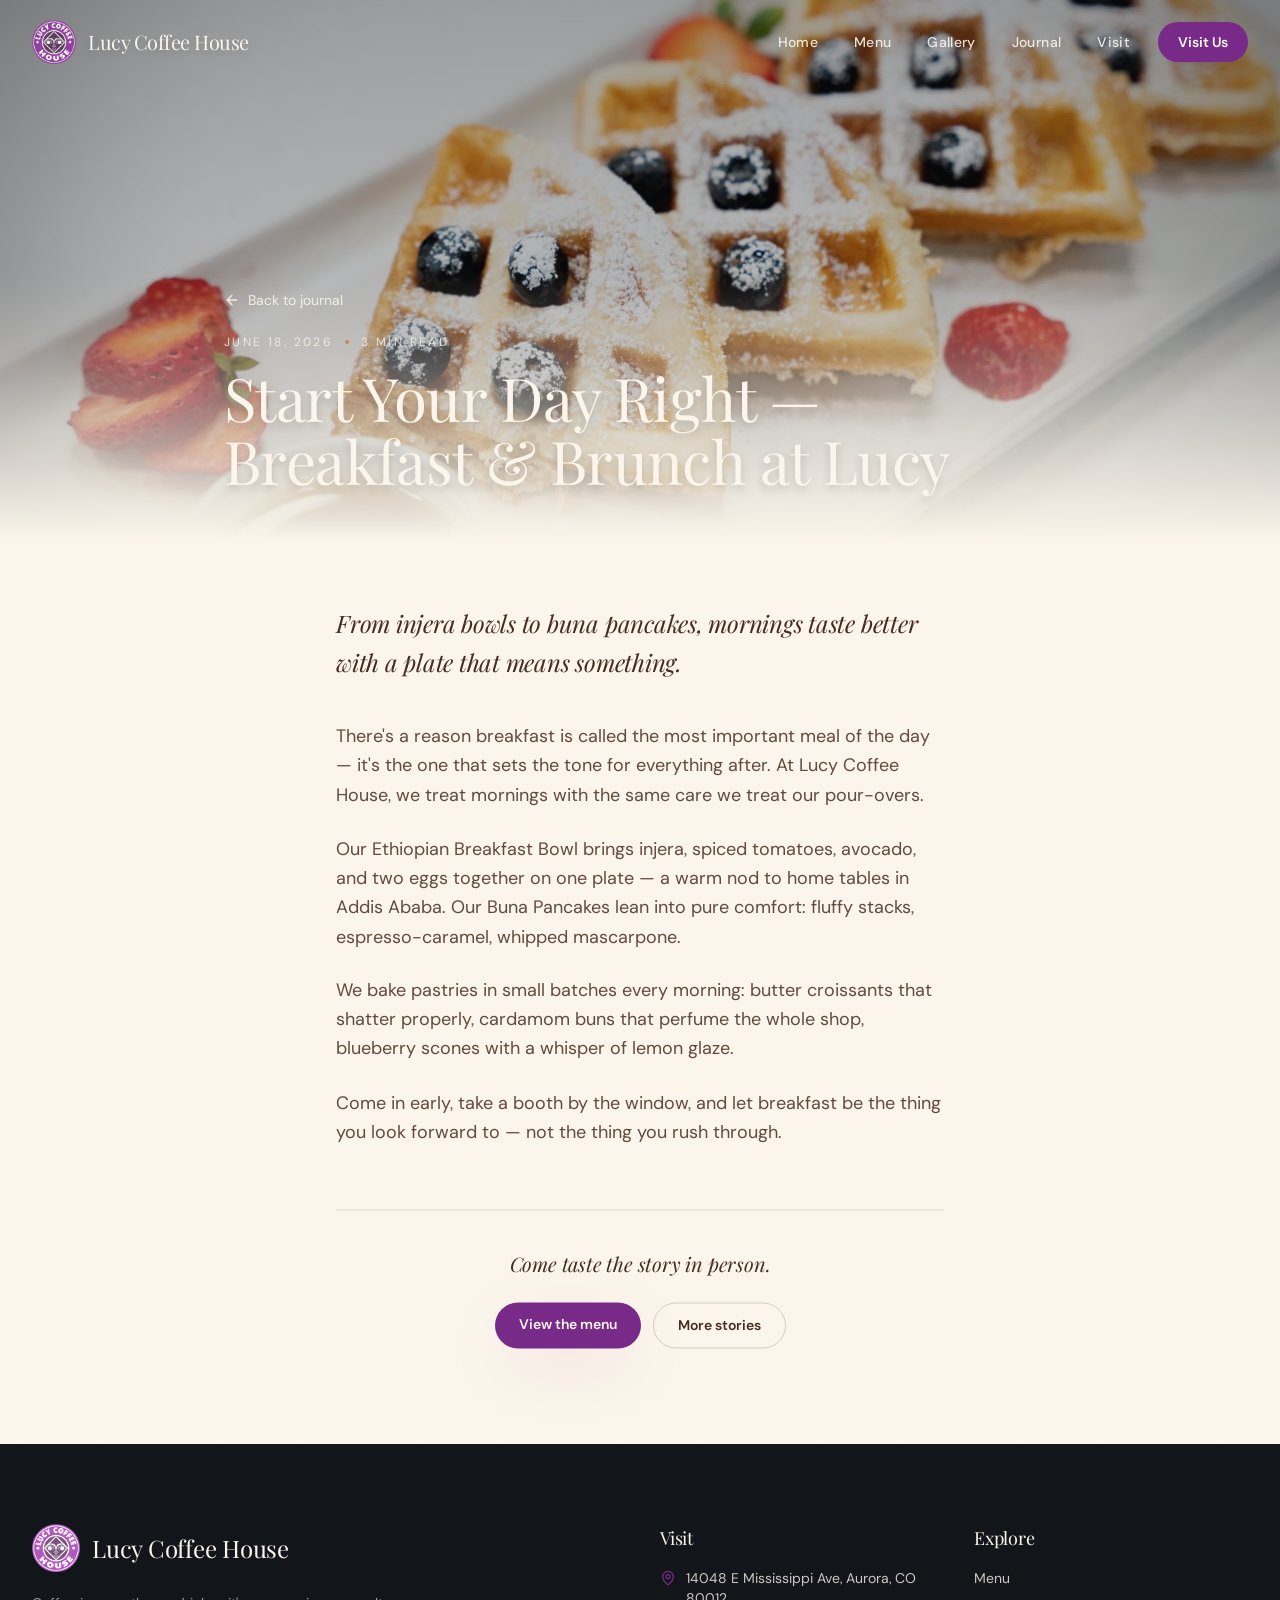
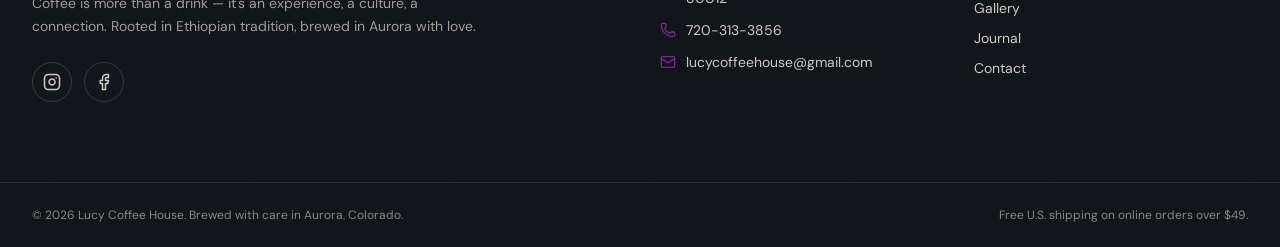
<file: blog/start-your-day-right/index.html>
<!DOCTYPE html><html lang="en"><head><meta charSet="utf-8"/><meta name="viewport" content="width=device-width, initial-scale=1"/><link rel="preload" as="image" href="/__l5e/assets-v1/2adb48ea-e403-4ed8-8b0c-f234fe75a92b/logo.png"/><link rel="preload" as="image" href="/__l5e/assets-v1/18a31ac7-f45b-4856-89ca-311e0027295a/gallery-4.jpg"/><link rel="stylesheet" href="/assets/styles-BFNUk5ru.css" data-precedence="default"/><link rel="stylesheet" href="https://fonts.googleapis.com/css2?family=DM+Sans:opsz,wght@9..40,400;9..40,500;9..40,600;9..40,700&amp;family=Playfair+Display:ital,wght@0,400..800;1,400..800&amp;display=swap" data-precedence="default"/><title>Start Your Day Right — Breakfast &amp; Brunch at Lucy — Lucy Coffee House Journal</title><meta name="author" content="Lucy Coffee House"/><meta property="og:site_name" content="Lucy Coffee House"/><meta name="twitter:card" content="summary_large_image"/><meta name="description" content="From injera bowls to buna pancakes, mornings taste better with a plate that means something."/><meta property="og:title" content="Start Your Day Right — Breakfast &amp; Brunch at Lucy"/><meta property="og:description" content="From injera bowls to buna pancakes, mornings taste better with a plate that means something."/><meta property="og:type" content="article"/><meta property="og:image" content="https://lucycoffeehouse.com/__l5e/assets-v1/18a31ac7-f45b-4856-89ca-311e0027295a/gallery-4.jpg"/><link rel="modulepreload" href="/assets/index-CKs_U-jn.js"/><link rel="modulepreload" href="/assets/link-BsIXhWYS.js"/><link rel="modulepreload" href="/assets/blog-23pdfrrP.js"/><link rel="modulepreload" href="/assets/Footer-DQLb2DSF.js"/><link rel="modulepreload" href="/assets/arrow-up-right-0L03gIgn.js"/><link rel="modulepreload" href="/assets/Reveal-COaM-w7t.js"/><link rel="modulepreload" href="/assets/blog._slug-BaVE5AJZ.js"/><link rel="modulepreload" href="/assets/blog._slug-NaVExl7C.js"/><link rel="icon" type="image/png" href="/favicon.png"/><link rel="preconnect" href="https://fonts.googleapis.com"/><link rel="preconnect" href="https://fonts.gstatic.com" crossorigin="anonymous"/></head><body><!--$--><header class="fixed inset-x-0 top-0 z-50 transition-all duration-500 bg-transparent" style="opacity:0;transform:translateY(-30px)"><div class="mx-auto flex max-w-7xl items-center justify-between px-5 py-4 md:px-8 md:py-5"><a class="group flex items-center gap-3" href="/"><img src="/__l5e/assets-v1/2adb48ea-e403-4ed8-8b0c-f234fe75a92b/logo.png" alt="Lucy Coffee House" width="44" height="44" class="h-10 w-10 md:h-11 md:w-11 object-contain"/><span class="font-serif text-lg md:text-xl leading-none tracking-tight transition-colors text-cream drop-shadow-md">Lucy Coffee House</span></a><nav class="hidden md:flex items-center gap-1"><a class="relative px-4 py-2 text-sm font-medium tracking-wide transition-colors rounded-full text-cream/90 hover:text-cream" href="/">Home</a><a class="relative px-4 py-2 text-sm font-medium tracking-wide transition-colors rounded-full text-cream/90 hover:text-cream" href="/menu">Menu</a><a class="relative px-4 py-2 text-sm font-medium tracking-wide transition-colors rounded-full text-cream/90 hover:text-cream" href="/gallery">Gallery</a><a class="relative px-4 py-2 text-sm font-medium tracking-wide transition-colors rounded-full text-cream/90 hover:text-cream" href="/blog">Journal</a><a class="relative px-4 py-2 text-sm font-medium tracking-wide transition-colors rounded-full text-cream/90 hover:text-cream" href="/#visit">Visit</a><a href="#visit" class="ml-2 rounded-full bg-plum px-5 py-2.5 text-sm font-semibold text-primary-foreground shadow-plum transition-all hover:-translate-y-0.5 hover:bg-plum-deep">Visit Us</a></nav><button class="md:hidden rounded-full p-2 transition-colors text-cream" aria-label="Toggle menu"><svg xmlns="http://www.w3.org/2000/svg" width="22" height="22" viewBox="0 0 24 24" fill="none" stroke="currentColor" stroke-width="2" stroke-linecap="round" stroke-linejoin="round" class="lucide lucide-menu" aria-hidden="true"><path d="M4 5h16"></path><path d="M4 12h16"></path><path d="M4 19h16"></path></svg></button></div></header><main class="bg-cream pb-24"><div class="relative h-[60vh] min-h-[420px] w-full overflow-hidden"><img src="/__l5e/assets-v1/18a31ac7-f45b-4856-89ca-311e0027295a/gallery-4.jpg" alt="" class="absolute inset-0 h-full w-full object-cover"/><div class="absolute inset-0 bg-gradient-to-b from-charcoal/40 via-charcoal/30 to-cream"></div><div class="relative z-10 mx-auto flex h-full max-w-4xl flex-col justify-end px-6 pb-12 md:px-8"><div style="opacity:0;transform:translateY(32px)"><a class="mb-6 inline-flex items-center gap-2 text-sm text-cream/90 hover:text-cream active" href="/blog" data-status="active" aria-current="page"><svg xmlns="http://www.w3.org/2000/svg" width="16" height="16" viewBox="0 0 24 24" fill="none" stroke="currentColor" stroke-width="2" stroke-linecap="round" stroke-linejoin="round" class="lucide lucide-arrow-left" aria-hidden="true"><path d="m12 19-7-7 7-7"></path><path d="M19 12H5"></path></svg> Back to journal</a><div class="flex items-center gap-3 text-xs uppercase tracking-[0.2em] text-cream/80"><span>June 18, 2026</span><span class="h-1 w-1 rounded-full bg-caramel"></span><span>3 min read</span></div><h1 class="mt-4 max-w-3xl font-serif text-4xl leading-[1.05] text-cream sm:text-5xl md:text-6xl text-balance drop-shadow-lg">Start Your Day Right — Breakfast &amp; Brunch at Lucy</h1></div></div></div><article class="mx-auto mt-16 max-w-2xl px-6 md:px-8"><div style="opacity:0;transform:translateY(32px)"><p class="font-serif text-2xl italic leading-relaxed text-espresso">From injera bowls to buna pancakes, mornings taste better with a plate that means something.</p></div><div class="mt-10 space-y-6 text-lg leading-relaxed text-espresso/85"><div style="opacity:0;transform:translateY(32px)"><p>There&#x27;s a reason breakfast is called the most important meal of the day — it&#x27;s the one that sets the tone for everything after. At Lucy Coffee House, we treat mornings with the same care we treat our pour-overs.</p></div><div style="opacity:0;transform:translateY(32px)"><p>Our Ethiopian Breakfast Bowl brings injera, spiced tomatoes, avocado, and two eggs together on one plate — a warm nod to home tables in Addis Ababa. Our Buna Pancakes lean into pure comfort: fluffy stacks, espresso-caramel, whipped mascarpone.</p></div><div style="opacity:0;transform:translateY(32px)"><p>We bake pastries in small batches every morning: butter croissants that shatter properly, cardamom buns that perfume the whole shop, blueberry scones with a whisper of lemon glaze.</p></div><div style="opacity:0;transform:translateY(32px)"><p>Come in early, take a booth by the window, and let breakfast be the thing you look forward to — not the thing you rush through.</p></div></div><div style="opacity:0;transform:translateY(32px)"><div class="mt-16 border-t border-espresso/15 pt-10 text-center"><p class="font-serif text-xl italic text-espresso">Come taste the story in person.</p><div class="mt-6 flex flex-wrap justify-center gap-3"><a class="rounded-full bg-plum px-6 py-3 text-sm font-semibold text-primary-foreground shadow-plum transition-all hover:-translate-y-0.5 hover:bg-plum-deep" href="/menu">View the menu</a><a class="rounded-full border border-espresso/20 px-6 py-3 text-sm font-semibold text-espresso transition-all hover:-translate-y-0.5 hover:border-plum hover:text-plum active" href="/blog" data-status="active" aria-current="page">More stories</a></div></div></div></article></main><footer class="grain relative bg-charcoal text-cream/80"><div class="mx-auto grid max-w-7xl gap-10 px-6 py-16 md:grid-cols-4 md:px-8 md:py-20"><div class="md:col-span-2"><div class="flex items-center gap-3"><img src="/__l5e/assets-v1/2adb48ea-e403-4ed8-8b0c-f234fe75a92b/logo.png" alt="" width="48" height="48" class="h-12 w-12 object-contain invert-[0.05] brightness-125"/><span class="font-serif text-2xl text-cream">Lucy Coffee House</span></div><p class="mt-5 max-w-md text-pretty text-sm leading-relaxed text-cream/60">Coffee is more than a drink — it&#x27;s an experience, a culture, a connection. Rooted in Ethiopian tradition, brewed in Aurora with love.</p><div class="mt-6 flex gap-3"><a href="#" aria-label="Instagram" class="rounded-full border border-cream/15 p-2.5 transition hover:border-plum hover:text-plum hover:-translate-y-0.5"><svg xmlns="http://www.w3.org/2000/svg" width="18" height="18" viewBox="0 0 24 24" fill="none" stroke="currentColor" stroke-width="2" stroke-linecap="round" stroke-linejoin="round" class="lucide lucide-instagram" aria-hidden="true"><rect width="20" height="20" x="2" y="2" rx="5" ry="5"></rect><path d="M16 11.37A4 4 0 1 1 12.63 8 4 4 0 0 1 16 11.37z"></path><line x1="17.5" x2="17.51" y1="6.5" y2="6.5"></line></svg></a><a href="#" aria-label="Facebook" class="rounded-full border border-cream/15 p-2.5 transition hover:border-plum hover:text-plum hover:-translate-y-0.5"><svg xmlns="http://www.w3.org/2000/svg" width="18" height="18" viewBox="0 0 24 24" fill="none" stroke="currentColor" stroke-width="2" stroke-linecap="round" stroke-linejoin="round" class="lucide lucide-facebook" aria-hidden="true"><path d="M18 2h-3a5 5 0 0 0-5 5v3H7v4h3v8h4v-8h3l1-4h-4V7a1 1 0 0 1 1-1h3z"></path></svg></a></div></div><div><h4 class="font-serif text-lg text-cream">Visit</h4><ul class="mt-4 space-y-3 text-sm"><li class="flex gap-2.5"><svg xmlns="http://www.w3.org/2000/svg" width="16" height="16" viewBox="0 0 24 24" fill="none" stroke="currentColor" stroke-width="2" stroke-linecap="round" stroke-linejoin="round" class="lucide lucide-map-pin mt-0.5 shrink-0 text-plum" aria-hidden="true"><path d="M20 10c0 4.993-5.539 10.193-7.399 11.799a1 1 0 0 1-1.202 0C9.539 20.193 4 14.993 4 10a8 8 0 0 1 16 0"></path><circle cx="12" cy="10" r="3"></circle></svg><span>14048 E Mississippi Ave, Aurora, CO 80012</span></li><li class="flex gap-2.5"><svg xmlns="http://www.w3.org/2000/svg" width="16" height="16" viewBox="0 0 24 24" fill="none" stroke="currentColor" stroke-width="2" stroke-linecap="round" stroke-linejoin="round" class="lucide lucide-phone mt-0.5 shrink-0 text-plum" aria-hidden="true"><path d="M13.832 16.568a1 1 0 0 0 1.213-.303l.355-.465A2 2 0 0 1 17 15h3a2 2 0 0 1 2 2v3a2 2 0 0 1-2 2A18 18 0 0 1 2 4a2 2 0 0 1 2-2h3a2 2 0 0 1 2 2v3a2 2 0 0 1-.8 1.6l-.468.351a1 1 0 0 0-.292 1.233 14 14 0 0 0 6.392 6.384"></path></svg><a href="tel:+17203133856" class="hover:text-cream">720-313-3856</a></li><li class="flex gap-2.5"><svg xmlns="http://www.w3.org/2000/svg" width="16" height="16" viewBox="0 0 24 24" fill="none" stroke="currentColor" stroke-width="2" stroke-linecap="round" stroke-linejoin="round" class="lucide lucide-mail mt-0.5 shrink-0 text-plum" aria-hidden="true"><path d="m22 7-8.991 5.727a2 2 0 0 1-2.009 0L2 7"></path><rect x="2" y="4" width="20" height="16" rx="2"></rect></svg><a href="mailto:lucycoffeehouse@gmail.com" class="hover:text-cream">lucycoffeehouse@gmail.com</a></li></ul></div><div><h4 class="font-serif text-lg text-cream">Explore</h4><ul class="mt-4 space-y-2.5 text-sm"><li><a class="hover:text-cream" href="/menu">Menu</a></li><li><a class="hover:text-cream" href="/gallery">Gallery</a></li><li><a class="hover:text-cream active" href="/blog" data-status="active" aria-current="page">Journal</a></li><li><a href="#visit" class="hover:text-cream">Contact</a></li></ul></div></div><div class="border-t border-cream/10"><div class="mx-auto flex max-w-7xl flex-col items-start justify-between gap-2 px-6 py-6 text-xs text-cream/50 md:flex-row md:items-center md:px-8"><p>© <!-- -->2026<!-- --> Lucy Coffee House. Brewed with care in Aurora, Colorado.</p><p>Free U.S. shipping on online orders over $49.</p></div></div></footer><script>(function(a,f){let l;try{l=JSON.parse(sessionStorage.getItem(a)||"{}")}catch{return}const n=l?.[f||history.state?.__TSR_key];let c=!1;for(const t in n){const e=n[t],o=e?.scrollX,s=e?.scrollY;if(Number.isFinite(o)&&Number.isFinite(s)){if(t==="window")scrollTo(o,s),c=!0;else if(t)try{const r=document.querySelector(t);r&&(r.scrollLeft=o,r.scrollTop=s)}catch{}}}if(c)return;const i=location.hash.slice(1);if(i){const t=history.state?.__hashScrollIntoViewOptions??!0;if(t){const e=document.getElementById(i);e&&e.scrollIntoView(t)}return}scrollTo(0,0)})("tsr-scroll-restoration-v1_3");document.currentScript.remove()</script><!--/$--><script data-tsr-stream-part="">(self.$R=self.$R||{})["tsr"]=[];self.$_TSR={h(){this.hydrated=!0,this.c()},e(){this.streamEnded=!0,this.c()},c(){this.hydrated&&this.streamEnded&&(delete self.$_TSR,delete self.$R.tsr)},p(e){this.initialized?e():this.buffer.push(e)},buffer:[]};$_TSR.router=($R=>$R[0]={manifest:$R[1]={routes:$R[2]={__root__:$R[3]={preloads:$R[4]=["/assets/index-CKs_U-jn.js","/assets/link-BsIXhWYS.js"],scripts:$R[5]=[$R[6]={attrs:$R[7]={type:"module",async:!0,src:"/assets/index-CKs_U-jn.js"}}]},"/blog":$R[8]={preloads:$R[9]=["/assets/blog-23pdfrrP.js","/assets/Footer-DQLb2DSF.js","/assets/arrow-up-right-0L03gIgn.js","/assets/Reveal-COaM-w7t.js"]},"/blog/$slug":$R[10]={preloads:$R[11]=["/assets/blog._slug-BaVE5AJZ.js","/assets/blog._slug-NaVExl7C.js"]}}},matches:$R[12]=[$R[13]={i:"__root__ ",u:1791430131322,s:"success",ssr:!0},$R[14]={i:" blog blog",u:1791430131322,s:"success",ssr:!0},$R[15]={i:" blog $slug blog start-your-day-right",u:1791430131322,s:"success",l:$R[16]={post:$R[17]={slug:"start-your-day-right",title:"Start Your Day Right — Breakfast & Brunch at Lucy",excerpt:"From injera bowls to buna pancakes, mornings taste better with a plate that means something.",date:"June 18, 2026",readTime:"3 min read",cover:"/__l5e/assets-v1/18a31ac7-f45b-4856-89ca-311e0027295a/gallery-4.jpg",paragraphs:$R[18]=["There's a reason breakfast is called the most important meal of the day — it's the one that sets the tone for everything after. At Lucy Coffee House, we treat mornings with the same care we treat our pour-overs.","Our Ethiopian Breakfast Bowl brings injera, spiced tomatoes, avocado, and two eggs together on one plate — a warm nod to home tables in Addis Ababa. Our Buna Pancakes lean into pure comfort: fluffy stacks, espresso-caramel, whipped mascarpone.","We bake pastries in small batches every morning: butter croissants that shatter properly, cardamom buns that perfume the whole shop, blueberry scones with a whisper of lemon glaze.","Come in early, take a booth by the window, and let breakfast be the thing you look forward to — not the thing you rush through."]}},ssr:!0}]})($R["tsr"]);$_TSR.e();{let s=document.currentScript,p;while((p=s.previousElementSibling)&&p.hasAttribute('data-tsr-stream-part'))p.remove();s.remove()}</script><script type="module" async="" src="/assets/index-CKs_U-jn.js"></script><script>document.currentScript.remove();/*$tsr-stream-boundary*/</script></body></html>
</file>
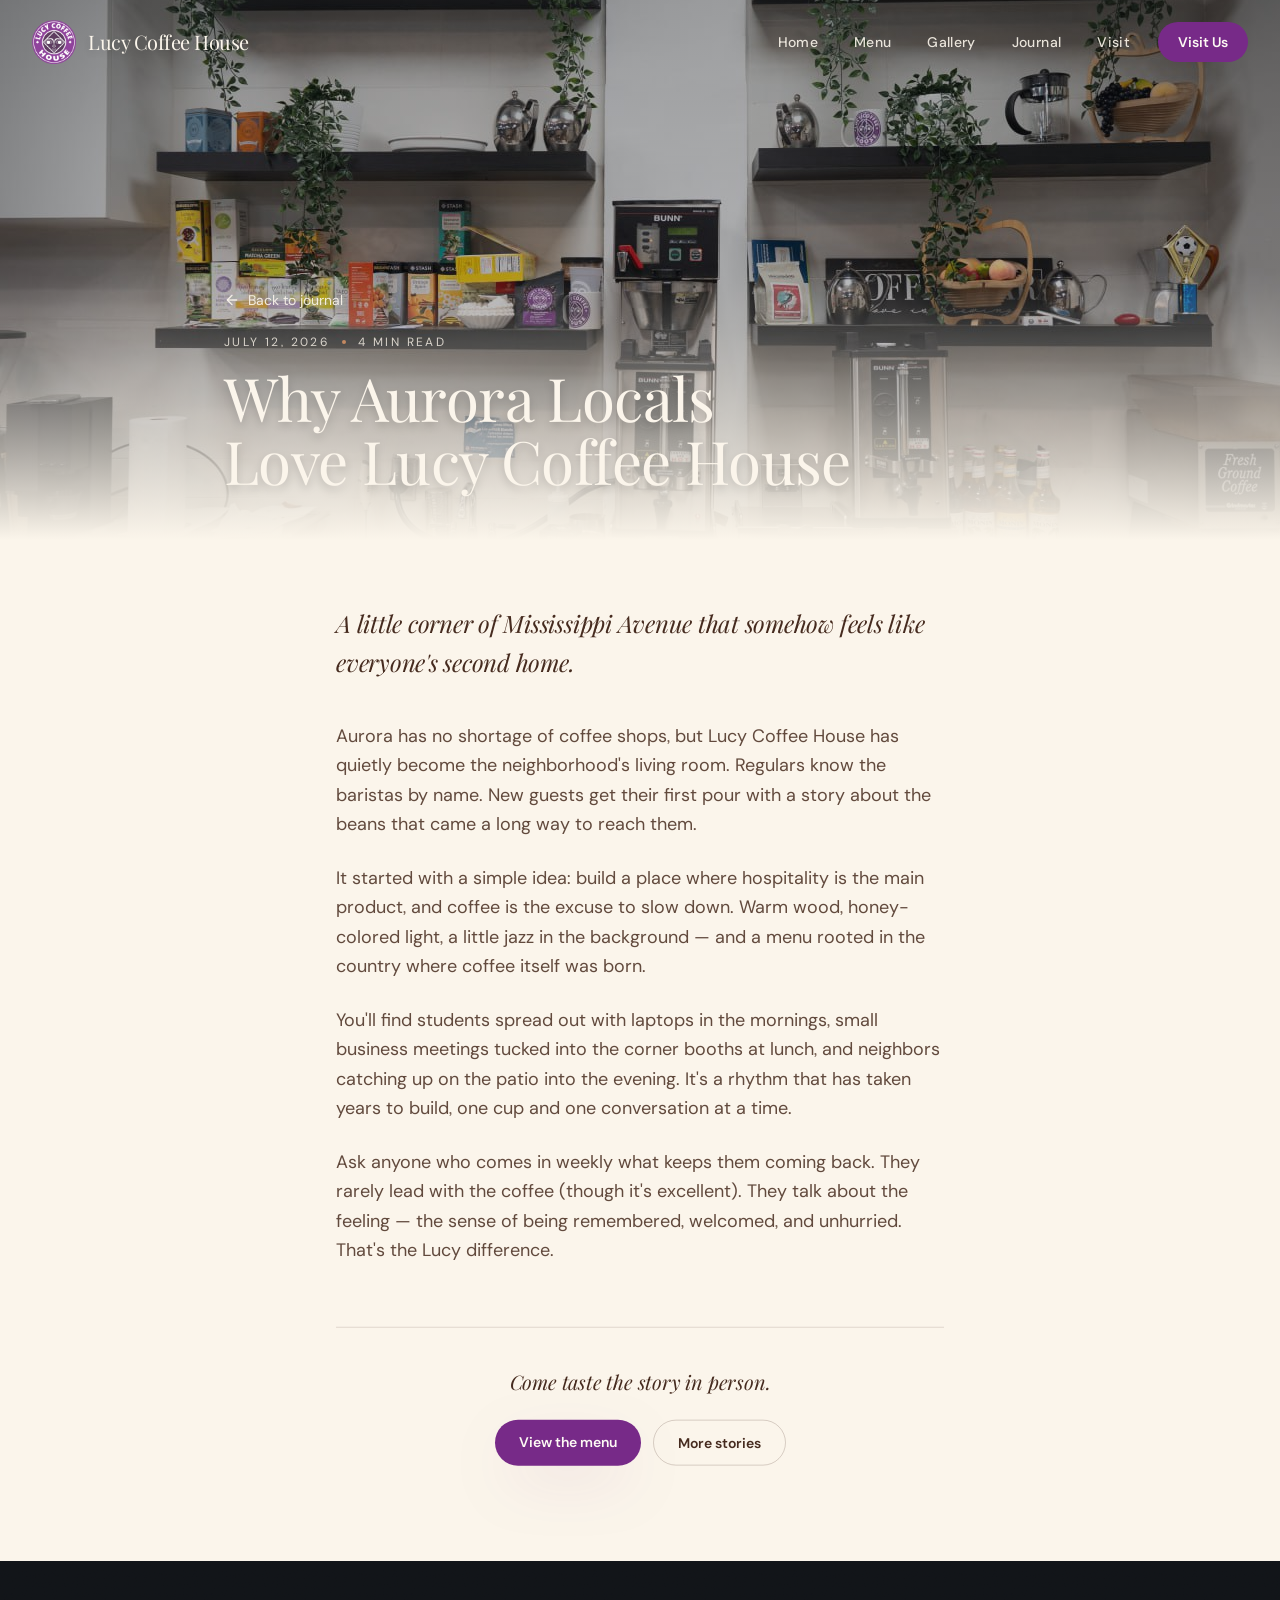
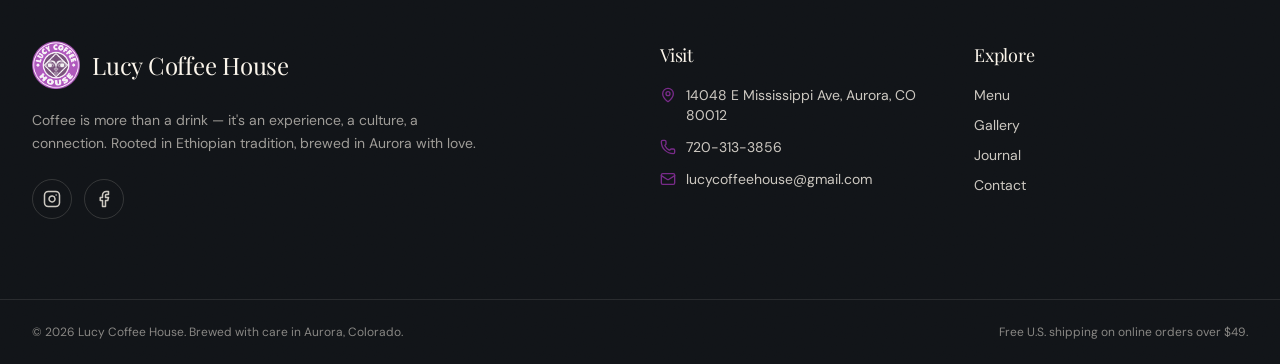
<file: blog/why-aurora-locals-love-lucy/index.html>
<!DOCTYPE html><html lang="en"><head><meta charSet="utf-8"/><meta name="viewport" content="width=device-width, initial-scale=1"/><link rel="preload" as="image" href="/__l5e/assets-v1/2adb48ea-e403-4ed8-8b0c-f234fe75a92b/logo.png"/><link rel="preload" as="image" href="/__l5e/assets-v1/39ff2fa6-4627-423f-b097-451a6dfdb4ae/gallery-7.jpg"/><link rel="stylesheet" href="/assets/styles-BFNUk5ru.css" data-precedence="default"/><link rel="stylesheet" href="https://fonts.googleapis.com/css2?family=DM+Sans:opsz,wght@9..40,400;9..40,500;9..40,600;9..40,700&amp;family=Playfair+Display:ital,wght@0,400..800;1,400..800&amp;display=swap" data-precedence="default"/><title>Why Aurora Locals Love Lucy Coffee House — Lucy Coffee House Journal</title><meta name="author" content="Lucy Coffee House"/><meta property="og:site_name" content="Lucy Coffee House"/><meta name="twitter:card" content="summary_large_image"/><meta name="description" content="A little corner of Mississippi Avenue that somehow feels like everyone&#x27;s second home."/><meta property="og:title" content="Why Aurora Locals Love Lucy Coffee House"/><meta property="og:description" content="A little corner of Mississippi Avenue that somehow feels like everyone&#x27;s second home."/><meta property="og:type" content="article"/><meta property="og:image" content="https://lucycoffeehouse.com/__l5e/assets-v1/39ff2fa6-4627-423f-b097-451a6dfdb4ae/gallery-7.jpg"/><link rel="modulepreload" href="/assets/index-CKs_U-jn.js"/><link rel="modulepreload" href="/assets/link-BsIXhWYS.js"/><link rel="modulepreload" href="/assets/blog-23pdfrrP.js"/><link rel="modulepreload" href="/assets/Footer-DQLb2DSF.js"/><link rel="modulepreload" href="/assets/arrow-up-right-0L03gIgn.js"/><link rel="modulepreload" href="/assets/Reveal-COaM-w7t.js"/><link rel="modulepreload" href="/assets/blog._slug-BaVE5AJZ.js"/><link rel="modulepreload" href="/assets/blog._slug-NaVExl7C.js"/><link rel="icon" type="image/png" href="/favicon.png"/><link rel="preconnect" href="https://fonts.googleapis.com"/><link rel="preconnect" href="https://fonts.gstatic.com" crossorigin="anonymous"/></head><body><!--$--><header class="fixed inset-x-0 top-0 z-50 transition-all duration-500 bg-transparent" style="opacity:0;transform:translateY(-30px)"><div class="mx-auto flex max-w-7xl items-center justify-between px-5 py-4 md:px-8 md:py-5"><a class="group flex items-center gap-3" href="/"><img src="/__l5e/assets-v1/2adb48ea-e403-4ed8-8b0c-f234fe75a92b/logo.png" alt="Lucy Coffee House" width="44" height="44" class="h-10 w-10 md:h-11 md:w-11 object-contain"/><span class="font-serif text-lg md:text-xl leading-none tracking-tight transition-colors text-cream drop-shadow-md">Lucy Coffee House</span></a><nav class="hidden md:flex items-center gap-1"><a class="relative px-4 py-2 text-sm font-medium tracking-wide transition-colors rounded-full text-cream/90 hover:text-cream" href="/">Home</a><a class="relative px-4 py-2 text-sm font-medium tracking-wide transition-colors rounded-full text-cream/90 hover:text-cream" href="/menu">Menu</a><a class="relative px-4 py-2 text-sm font-medium tracking-wide transition-colors rounded-full text-cream/90 hover:text-cream" href="/gallery">Gallery</a><a class="relative px-4 py-2 text-sm font-medium tracking-wide transition-colors rounded-full text-cream/90 hover:text-cream" href="/blog">Journal</a><a class="relative px-4 py-2 text-sm font-medium tracking-wide transition-colors rounded-full text-cream/90 hover:text-cream" href="/#visit">Visit</a><a href="#visit" class="ml-2 rounded-full bg-plum px-5 py-2.5 text-sm font-semibold text-primary-foreground shadow-plum transition-all hover:-translate-y-0.5 hover:bg-plum-deep">Visit Us</a></nav><button class="md:hidden rounded-full p-2 transition-colors text-cream" aria-label="Toggle menu"><svg xmlns="http://www.w3.org/2000/svg" width="22" height="22" viewBox="0 0 24 24" fill="none" stroke="currentColor" stroke-width="2" stroke-linecap="round" stroke-linejoin="round" class="lucide lucide-menu" aria-hidden="true"><path d="M4 5h16"></path><path d="M4 12h16"></path><path d="M4 19h16"></path></svg></button></div></header><main class="bg-cream pb-24"><div class="relative h-[60vh] min-h-[420px] w-full overflow-hidden"><img src="/__l5e/assets-v1/39ff2fa6-4627-423f-b097-451a6dfdb4ae/gallery-7.jpg" alt="" class="absolute inset-0 h-full w-full object-cover"/><div class="absolute inset-0 bg-gradient-to-b from-charcoal/40 via-charcoal/30 to-cream"></div><div class="relative z-10 mx-auto flex h-full max-w-4xl flex-col justify-end px-6 pb-12 md:px-8"><div style="opacity:0;transform:translateY(32px)"><a class="mb-6 inline-flex items-center gap-2 text-sm text-cream/90 hover:text-cream active" href="/blog" data-status="active" aria-current="page"><svg xmlns="http://www.w3.org/2000/svg" width="16" height="16" viewBox="0 0 24 24" fill="none" stroke="currentColor" stroke-width="2" stroke-linecap="round" stroke-linejoin="round" class="lucide lucide-arrow-left" aria-hidden="true"><path d="m12 19-7-7 7-7"></path><path d="M19 12H5"></path></svg> Back to journal</a><div class="flex items-center gap-3 text-xs uppercase tracking-[0.2em] text-cream/80"><span>July 12, 2026</span><span class="h-1 w-1 rounded-full bg-caramel"></span><span>4 min read</span></div><h1 class="mt-4 max-w-3xl font-serif text-4xl leading-[1.05] text-cream sm:text-5xl md:text-6xl text-balance drop-shadow-lg">Why Aurora Locals Love Lucy Coffee House</h1></div></div></div><article class="mx-auto mt-16 max-w-2xl px-6 md:px-8"><div style="opacity:0;transform:translateY(32px)"><p class="font-serif text-2xl italic leading-relaxed text-espresso">A little corner of Mississippi Avenue that somehow feels like everyone&#x27;s second home.</p></div><div class="mt-10 space-y-6 text-lg leading-relaxed text-espresso/85"><div style="opacity:0;transform:translateY(32px)"><p>Aurora has no shortage of coffee shops, but Lucy Coffee House has quietly become the neighborhood&#x27;s living room. Regulars know the baristas by name. New guests get their first pour with a story about the beans that came a long way to reach them.</p></div><div style="opacity:0;transform:translateY(32px)"><p>It started with a simple idea: build a place where hospitality is the main product, and coffee is the excuse to slow down. Warm wood, honey-colored light, a little jazz in the background — and a menu rooted in the country where coffee itself was born.</p></div><div style="opacity:0;transform:translateY(32px)"><p>You&#x27;ll find students spread out with laptops in the mornings, small business meetings tucked into the corner booths at lunch, and neighbors catching up on the patio into the evening. It&#x27;s a rhythm that has taken years to build, one cup and one conversation at a time.</p></div><div style="opacity:0;transform:translateY(32px)"><p>Ask anyone who comes in weekly what keeps them coming back. They rarely lead with the coffee (though it&#x27;s excellent). They talk about the feeling — the sense of being remembered, welcomed, and unhurried. That&#x27;s the Lucy difference.</p></div></div><div style="opacity:0;transform:translateY(32px)"><div class="mt-16 border-t border-espresso/15 pt-10 text-center"><p class="font-serif text-xl italic text-espresso">Come taste the story in person.</p><div class="mt-6 flex flex-wrap justify-center gap-3"><a class="rounded-full bg-plum px-6 py-3 text-sm font-semibold text-primary-foreground shadow-plum transition-all hover:-translate-y-0.5 hover:bg-plum-deep" href="/menu">View the menu</a><a class="rounded-full border border-espresso/20 px-6 py-3 text-sm font-semibold text-espresso transition-all hover:-translate-y-0.5 hover:border-plum hover:text-plum active" href="/blog" data-status="active" aria-current="page">More stories</a></div></div></div></article></main><footer class="grain relative bg-charcoal text-cream/80"><div class="mx-auto grid max-w-7xl gap-10 px-6 py-16 md:grid-cols-4 md:px-8 md:py-20"><div class="md:col-span-2"><div class="flex items-center gap-3"><img src="/__l5e/assets-v1/2adb48ea-e403-4ed8-8b0c-f234fe75a92b/logo.png" alt="" width="48" height="48" class="h-12 w-12 object-contain invert-[0.05] brightness-125"/><span class="font-serif text-2xl text-cream">Lucy Coffee House</span></div><p class="mt-5 max-w-md text-pretty text-sm leading-relaxed text-cream/60">Coffee is more than a drink — it&#x27;s an experience, a culture, a connection. Rooted in Ethiopian tradition, brewed in Aurora with love.</p><div class="mt-6 flex gap-3"><a href="#" aria-label="Instagram" class="rounded-full border border-cream/15 p-2.5 transition hover:border-plum hover:text-plum hover:-translate-y-0.5"><svg xmlns="http://www.w3.org/2000/svg" width="18" height="18" viewBox="0 0 24 24" fill="none" stroke="currentColor" stroke-width="2" stroke-linecap="round" stroke-linejoin="round" class="lucide lucide-instagram" aria-hidden="true"><rect width="20" height="20" x="2" y="2" rx="5" ry="5"></rect><path d="M16 11.37A4 4 0 1 1 12.63 8 4 4 0 0 1 16 11.37z"></path><line x1="17.5" x2="17.51" y1="6.5" y2="6.5"></line></svg></a><a href="#" aria-label="Facebook" class="rounded-full border border-cream/15 p-2.5 transition hover:border-plum hover:text-plum hover:-translate-y-0.5"><svg xmlns="http://www.w3.org/2000/svg" width="18" height="18" viewBox="0 0 24 24" fill="none" stroke="currentColor" stroke-width="2" stroke-linecap="round" stroke-linejoin="round" class="lucide lucide-facebook" aria-hidden="true"><path d="M18 2h-3a5 5 0 0 0-5 5v3H7v4h3v8h4v-8h3l1-4h-4V7a1 1 0 0 1 1-1h3z"></path></svg></a></div></div><div><h4 class="font-serif text-lg text-cream">Visit</h4><ul class="mt-4 space-y-3 text-sm"><li class="flex gap-2.5"><svg xmlns="http://www.w3.org/2000/svg" width="16" height="16" viewBox="0 0 24 24" fill="none" stroke="currentColor" stroke-width="2" stroke-linecap="round" stroke-linejoin="round" class="lucide lucide-map-pin mt-0.5 shrink-0 text-plum" aria-hidden="true"><path d="M20 10c0 4.993-5.539 10.193-7.399 11.799a1 1 0 0 1-1.202 0C9.539 20.193 4 14.993 4 10a8 8 0 0 1 16 0"></path><circle cx="12" cy="10" r="3"></circle></svg><span>14048 E Mississippi Ave, Aurora, CO 80012</span></li><li class="flex gap-2.5"><svg xmlns="http://www.w3.org/2000/svg" width="16" height="16" viewBox="0 0 24 24" fill="none" stroke="currentColor" stroke-width="2" stroke-linecap="round" stroke-linejoin="round" class="lucide lucide-phone mt-0.5 shrink-0 text-plum" aria-hidden="true"><path d="M13.832 16.568a1 1 0 0 0 1.213-.303l.355-.465A2 2 0 0 1 17 15h3a2 2 0 0 1 2 2v3a2 2 0 0 1-2 2A18 18 0 0 1 2 4a2 2 0 0 1 2-2h3a2 2 0 0 1 2 2v3a2 2 0 0 1-.8 1.6l-.468.351a1 1 0 0 0-.292 1.233 14 14 0 0 0 6.392 6.384"></path></svg><a href="tel:+17203133856" class="hover:text-cream">720-313-3856</a></li><li class="flex gap-2.5"><svg xmlns="http://www.w3.org/2000/svg" width="16" height="16" viewBox="0 0 24 24" fill="none" stroke="currentColor" stroke-width="2" stroke-linecap="round" stroke-linejoin="round" class="lucide lucide-mail mt-0.5 shrink-0 text-plum" aria-hidden="true"><path d="m22 7-8.991 5.727a2 2 0 0 1-2.009 0L2 7"></path><rect x="2" y="4" width="20" height="16" rx="2"></rect></svg><a href="mailto:lucycoffeehouse@gmail.com" class="hover:text-cream">lucycoffeehouse@gmail.com</a></li></ul></div><div><h4 class="font-serif text-lg text-cream">Explore</h4><ul class="mt-4 space-y-2.5 text-sm"><li><a class="hover:text-cream" href="/menu">Menu</a></li><li><a class="hover:text-cream" href="/gallery">Gallery</a></li><li><a class="hover:text-cream active" href="/blog" data-status="active" aria-current="page">Journal</a></li><li><a href="#visit" class="hover:text-cream">Contact</a></li></ul></div></div><div class="border-t border-cream/10"><div class="mx-auto flex max-w-7xl flex-col items-start justify-between gap-2 px-6 py-6 text-xs text-cream/50 md:flex-row md:items-center md:px-8"><p>© <!-- -->2026<!-- --> Lucy Coffee House. Brewed with care in Aurora, Colorado.</p><p>Free U.S. shipping on online orders over $49.</p></div></div></footer><script>(function(a,f){let l;try{l=JSON.parse(sessionStorage.getItem(a)||"{}")}catch{return}const n=l?.[f||history.state?.__TSR_key];let c=!1;for(const t in n){const e=n[t],o=e?.scrollX,s=e?.scrollY;if(Number.isFinite(o)&&Number.isFinite(s)){if(t==="window")scrollTo(o,s),c=!0;else if(t)try{const r=document.querySelector(t);r&&(r.scrollLeft=o,r.scrollTop=s)}catch{}}}if(c)return;const i=location.hash.slice(1);if(i){const t=history.state?.__hashScrollIntoViewOptions??!0;if(t){const e=document.getElementById(i);e&&e.scrollIntoView(t)}return}scrollTo(0,0)})("tsr-scroll-restoration-v1_3");document.currentScript.remove()</script><!--/$--><script data-tsr-stream-part="">(self.$R=self.$R||{})["tsr"]=[];self.$_TSR={h(){this.hydrated=!0,this.c()},e(){this.streamEnded=!0,this.c()},c(){this.hydrated&&this.streamEnded&&(delete self.$_TSR,delete self.$R.tsr)},p(e){this.initialized?e():this.buffer.push(e)},buffer:[]};$_TSR.router=($R=>$R[0]={manifest:$R[1]={routes:$R[2]={__root__:$R[3]={preloads:$R[4]=["/assets/index-CKs_U-jn.js","/assets/link-BsIXhWYS.js"],scripts:$R[5]=[$R[6]={attrs:$R[7]={type:"module",async:!0,src:"/assets/index-CKs_U-jn.js"}}]},"/blog":$R[8]={preloads:$R[9]=["/assets/blog-23pdfrrP.js","/assets/Footer-DQLb2DSF.js","/assets/arrow-up-right-0L03gIgn.js","/assets/Reveal-COaM-w7t.js"]},"/blog/$slug":$R[10]={preloads:$R[11]=["/assets/blog._slug-BaVE5AJZ.js","/assets/blog._slug-NaVExl7C.js"]}}},matches:$R[12]=[$R[13]={i:"__root__ ",u:1791430131273,s:"success",ssr:!0},$R[14]={i:" blog blog",u:1791430131273,s:"success",ssr:!0},$R[15]={i:" blog $slug blog why-aurora-locals-love-lucy",u:1791430131275,s:"success",l:$R[16]={post:$R[17]={slug:"why-aurora-locals-love-lucy",title:"Why Aurora Locals Love Lucy Coffee House",excerpt:"A little corner of Mississippi Avenue that somehow feels like everyone's second home.",date:"July 12, 2026",readTime:"4 min read",cover:"/__l5e/assets-v1/39ff2fa6-4627-423f-b097-451a6dfdb4ae/gallery-7.jpg",paragraphs:$R[18]=["Aurora has no shortage of coffee shops, but Lucy Coffee House has quietly become the neighborhood's living room. Regulars know the baristas by name. New guests get their first pour with a story about the beans that came a long way to reach them.","It started with a simple idea: build a place where hospitality is the main product, and coffee is the excuse to slow down. Warm wood, honey-colored light, a little jazz in the background — and a menu rooted in the country where coffee itself was born.","You'll find students spread out with laptops in the mornings, small business meetings tucked into the corner booths at lunch, and neighbors catching up on the patio into the evening. It's a rhythm that has taken years to build, one cup and one conversation at a time.","Ask anyone who comes in weekly what keeps them coming back. They rarely lead with the coffee (though it's excellent). They talk about the feeling — the sense of being remembered, welcomed, and unhurried. That's the Lucy difference."]}},ssr:!0}]})($R["tsr"]);$_TSR.e();{let s=document.currentScript,p;while((p=s.previousElementSibling)&&p.hasAttribute('data-tsr-stream-part'))p.remove();s.remove()}</script><script type="module" async="" src="/assets/index-CKs_U-jn.js"></script><script>document.currentScript.remove();/*$tsr-stream-boundary*/</script></body></html>
</file>
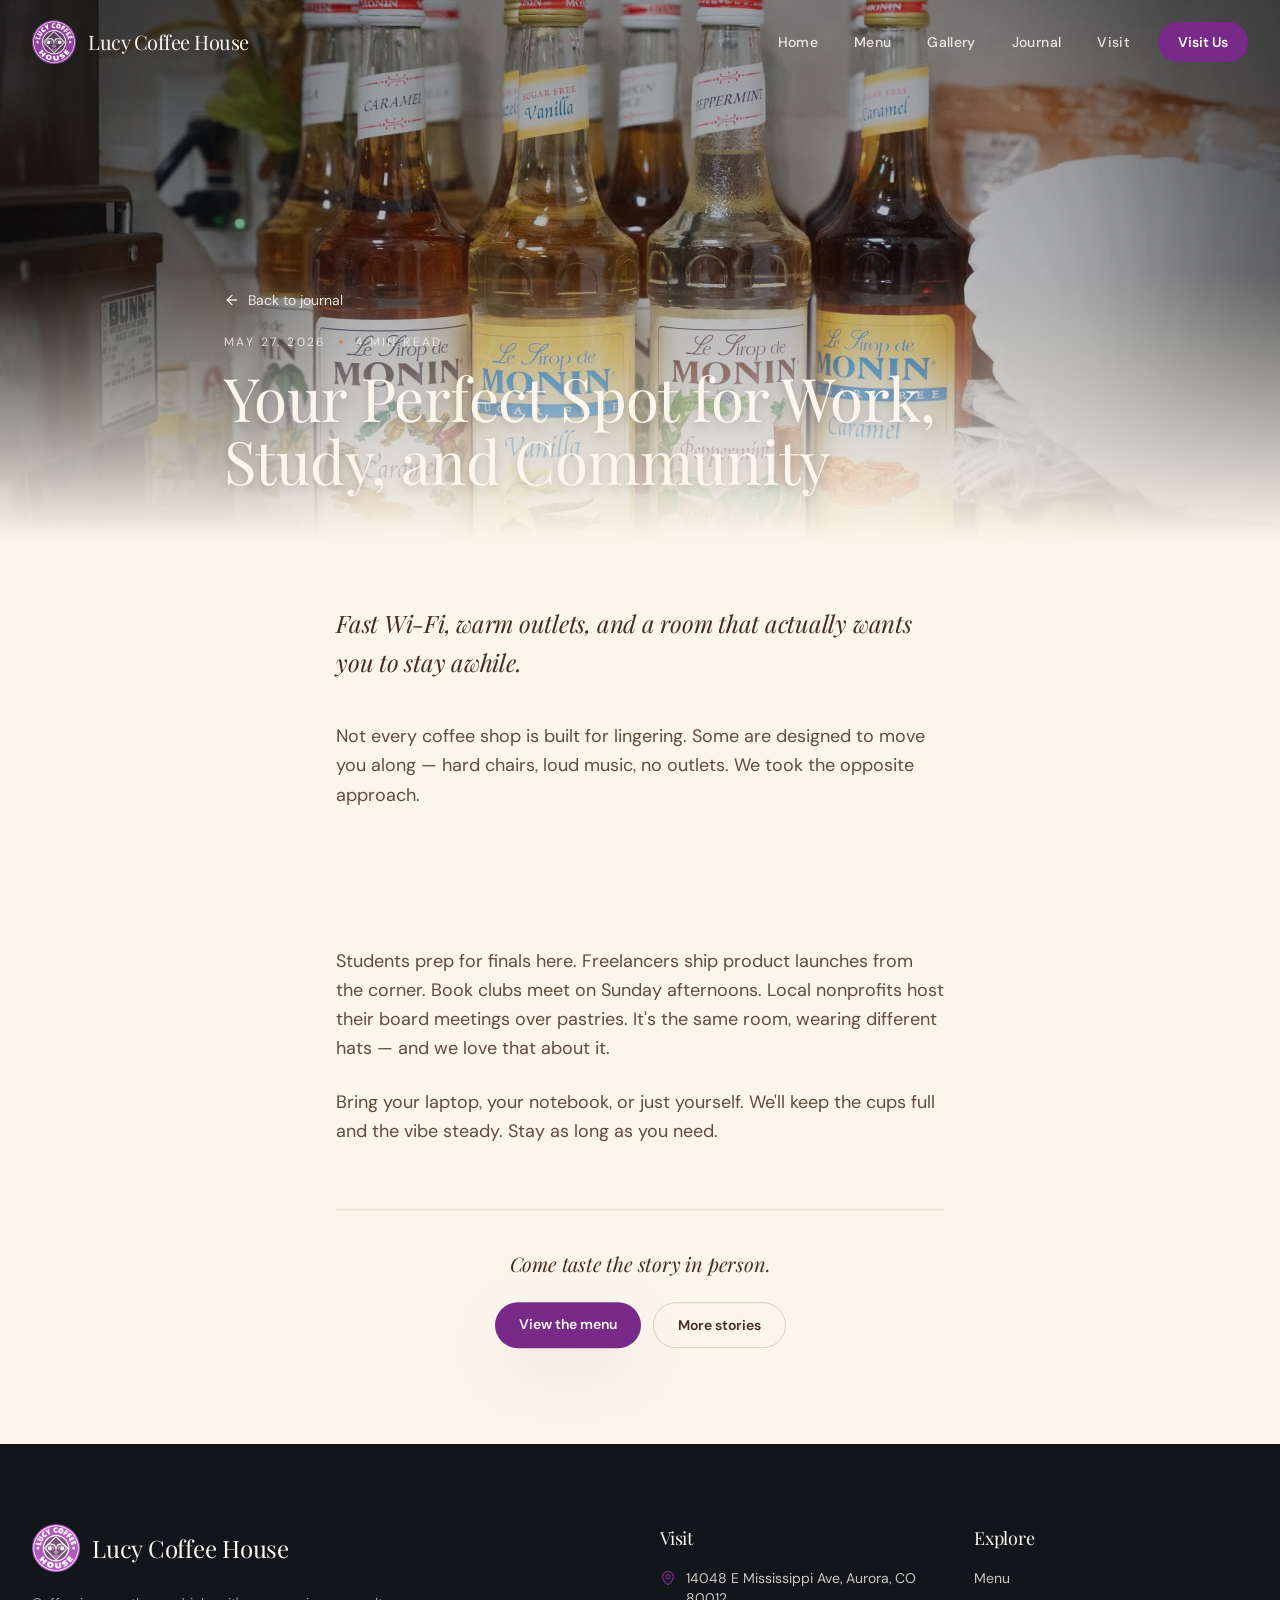
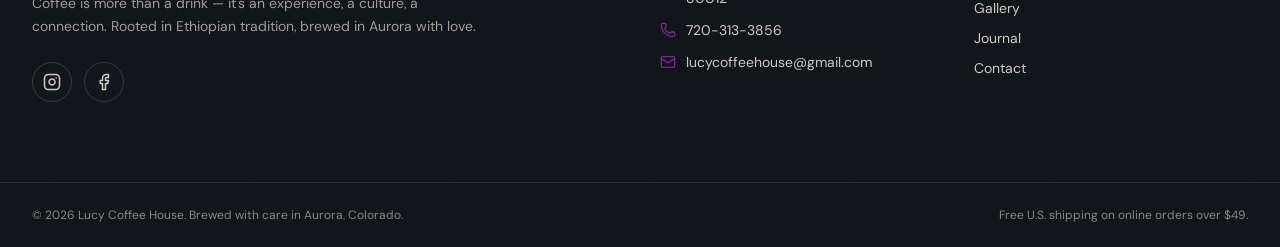
<file: blog/work-study-community/index.html>
<!DOCTYPE html><html lang="en"><head><meta charSet="utf-8"/><meta name="viewport" content="width=device-width, initial-scale=1"/><link rel="preload" as="image" href="/__l5e/assets-v1/2adb48ea-e403-4ed8-8b0c-f234fe75a92b/logo.png"/><link rel="preload" as="image" href="/__l5e/assets-v1/4848b805-c1c4-41dd-95ab-51cc4d4d776a/gallery-1.jpg"/><link rel="stylesheet" href="/assets/styles-BFNUk5ru.css" data-precedence="default"/><link rel="stylesheet" href="https://fonts.googleapis.com/css2?family=DM+Sans:opsz,wght@9..40,400;9..40,500;9..40,600;9..40,700&amp;family=Playfair+Display:ital,wght@0,400..800;1,400..800&amp;display=swap" data-precedence="default"/><title>Your Perfect Spot for Work, Study, and Community — Lucy Coffee House Journal</title><meta name="author" content="Lucy Coffee House"/><meta property="og:site_name" content="Lucy Coffee House"/><meta name="twitter:card" content="summary_large_image"/><meta name="description" content="Fast Wi-Fi, warm outlets, and a room that actually wants you to stay awhile."/><meta property="og:title" content="Your Perfect Spot for Work, Study, and Community"/><meta property="og:description" content="Fast Wi-Fi, warm outlets, and a room that actually wants you to stay awhile."/><meta property="og:type" content="article"/><meta property="og:image" content="https://lucycoffeehouse.com/__l5e/assets-v1/4848b805-c1c4-41dd-95ab-51cc4d4d776a/gallery-1.jpg"/><link rel="modulepreload" href="/assets/index-CKs_U-jn.js"/><link rel="modulepreload" href="/assets/link-BsIXhWYS.js"/><link rel="modulepreload" href="/assets/blog-23pdfrrP.js"/><link rel="modulepreload" href="/assets/Footer-DQLb2DSF.js"/><link rel="modulepreload" href="/assets/arrow-up-right-0L03gIgn.js"/><link rel="modulepreload" href="/assets/Reveal-COaM-w7t.js"/><link rel="modulepreload" href="/assets/blog._slug-BaVE5AJZ.js"/><link rel="modulepreload" href="/assets/blog._slug-NaVExl7C.js"/><link rel="icon" type="image/png" href="/favicon.png"/><link rel="preconnect" href="https://fonts.googleapis.com"/><link rel="preconnect" href="https://fonts.gstatic.com" crossorigin="anonymous"/></head><body><!--$--><header class="fixed inset-x-0 top-0 z-50 transition-all duration-500 bg-transparent" style="opacity:0;transform:translateY(-30px)"><div class="mx-auto flex max-w-7xl items-center justify-between px-5 py-4 md:px-8 md:py-5"><a class="group flex items-center gap-3" href="/"><img src="/__l5e/assets-v1/2adb48ea-e403-4ed8-8b0c-f234fe75a92b/logo.png" alt="Lucy Coffee House" width="44" height="44" class="h-10 w-10 md:h-11 md:w-11 object-contain"/><span class="font-serif text-lg md:text-xl leading-none tracking-tight transition-colors text-cream drop-shadow-md">Lucy Coffee House</span></a><nav class="hidden md:flex items-center gap-1"><a class="relative px-4 py-2 text-sm font-medium tracking-wide transition-colors rounded-full text-cream/90 hover:text-cream" href="/">Home</a><a class="relative px-4 py-2 text-sm font-medium tracking-wide transition-colors rounded-full text-cream/90 hover:text-cream" href="/menu">Menu</a><a class="relative px-4 py-2 text-sm font-medium tracking-wide transition-colors rounded-full text-cream/90 hover:text-cream" href="/gallery">Gallery</a><a class="relative px-4 py-2 text-sm font-medium tracking-wide transition-colors rounded-full text-cream/90 hover:text-cream" href="/blog">Journal</a><a class="relative px-4 py-2 text-sm font-medium tracking-wide transition-colors rounded-full text-cream/90 hover:text-cream" href="/#visit">Visit</a><a href="#visit" class="ml-2 rounded-full bg-plum px-5 py-2.5 text-sm font-semibold text-primary-foreground shadow-plum transition-all hover:-translate-y-0.5 hover:bg-plum-deep">Visit Us</a></nav><button class="md:hidden rounded-full p-2 transition-colors text-cream" aria-label="Toggle menu"><svg xmlns="http://www.w3.org/2000/svg" width="22" height="22" viewBox="0 0 24 24" fill="none" stroke="currentColor" stroke-width="2" stroke-linecap="round" stroke-linejoin="round" class="lucide lucide-menu" aria-hidden="true"><path d="M4 5h16"></path><path d="M4 12h16"></path><path d="M4 19h16"></path></svg></button></div></header><main class="bg-cream pb-24"><div class="relative h-[60vh] min-h-[420px] w-full overflow-hidden"><img src="/__l5e/assets-v1/4848b805-c1c4-41dd-95ab-51cc4d4d776a/gallery-1.jpg" alt="" class="absolute inset-0 h-full w-full object-cover"/><div class="absolute inset-0 bg-gradient-to-b from-charcoal/40 via-charcoal/30 to-cream"></div><div class="relative z-10 mx-auto flex h-full max-w-4xl flex-col justify-end px-6 pb-12 md:px-8"><div style="opacity:0;transform:translateY(32px)"><a class="mb-6 inline-flex items-center gap-2 text-sm text-cream/90 hover:text-cream active" href="/blog" data-status="active" aria-current="page"><svg xmlns="http://www.w3.org/2000/svg" width="16" height="16" viewBox="0 0 24 24" fill="none" stroke="currentColor" stroke-width="2" stroke-linecap="round" stroke-linejoin="round" class="lucide lucide-arrow-left" aria-hidden="true"><path d="m12 19-7-7 7-7"></path><path d="M19 12H5"></path></svg> Back to journal</a><div class="flex items-center gap-3 text-xs uppercase tracking-[0.2em] text-cream/80"><span>May 27, 2026</span><span class="h-1 w-1 rounded-full bg-caramel"></span><span>4 min read</span></div><h1 class="mt-4 max-w-3xl font-serif text-4xl leading-[1.05] text-cream sm:text-5xl md:text-6xl text-balance drop-shadow-lg">Your Perfect Spot for Work, Study, and Community</h1></div></div></div><article class="mx-auto mt-16 max-w-2xl px-6 md:px-8"><div style="opacity:0;transform:translateY(32px)"><p class="font-serif text-2xl italic leading-relaxed text-espresso">Fast Wi-Fi, warm outlets, and a room that actually wants you to stay awhile.</p></div><div class="mt-10 space-y-6 text-lg leading-relaxed text-espresso/85"><div style="opacity:0;transform:translateY(32px)"><p>Not every coffee shop is built for lingering. Some are designed to move you along — hard chairs, loud music, no outlets. We took the opposite approach.</p></div><div style="opacity:0;transform:translateY(32px)"><p>Lucy Coffee House is a place to sink in. Fast Wi-Fi. Outlets at every table. Booths for deep-focus work, communal tables for open collaboration, and the patio when you need fresh air between drafts.</p></div><div style="opacity:0;transform:translateY(32px)"><p>Students prep for finals here. Freelancers ship product launches from the corner. Book clubs meet on Sunday afternoons. Local nonprofits host their board meetings over pastries. It&#x27;s the same room, wearing different hats — and we love that about it.</p></div><div style="opacity:0;transform:translateY(32px)"><p>Bring your laptop, your notebook, or just yourself. We&#x27;ll keep the cups full and the vibe steady. Stay as long as you need.</p></div></div><div style="opacity:0;transform:translateY(32px)"><div class="mt-16 border-t border-espresso/15 pt-10 text-center"><p class="font-serif text-xl italic text-espresso">Come taste the story in person.</p><div class="mt-6 flex flex-wrap justify-center gap-3"><a class="rounded-full bg-plum px-6 py-3 text-sm font-semibold text-primary-foreground shadow-plum transition-all hover:-translate-y-0.5 hover:bg-plum-deep" href="/menu">View the menu</a><a class="rounded-full border border-espresso/20 px-6 py-3 text-sm font-semibold text-espresso transition-all hover:-translate-y-0.5 hover:border-plum hover:text-plum active" href="/blog" data-status="active" aria-current="page">More stories</a></div></div></div></article></main><footer class="grain relative bg-charcoal text-cream/80"><div class="mx-auto grid max-w-7xl gap-10 px-6 py-16 md:grid-cols-4 md:px-8 md:py-20"><div class="md:col-span-2"><div class="flex items-center gap-3"><img src="/__l5e/assets-v1/2adb48ea-e403-4ed8-8b0c-f234fe75a92b/logo.png" alt="" width="48" height="48" class="h-12 w-12 object-contain invert-[0.05] brightness-125"/><span class="font-serif text-2xl text-cream">Lucy Coffee House</span></div><p class="mt-5 max-w-md text-pretty text-sm leading-relaxed text-cream/60">Coffee is more than a drink — it&#x27;s an experience, a culture, a connection. Rooted in Ethiopian tradition, brewed in Aurora with love.</p><div class="mt-6 flex gap-3"><a href="#" aria-label="Instagram" class="rounded-full border border-cream/15 p-2.5 transition hover:border-plum hover:text-plum hover:-translate-y-0.5"><svg xmlns="http://www.w3.org/2000/svg" width="18" height="18" viewBox="0 0 24 24" fill="none" stroke="currentColor" stroke-width="2" stroke-linecap="round" stroke-linejoin="round" class="lucide lucide-instagram" aria-hidden="true"><rect width="20" height="20" x="2" y="2" rx="5" ry="5"></rect><path d="M16 11.37A4 4 0 1 1 12.63 8 4 4 0 0 1 16 11.37z"></path><line x1="17.5" x2="17.51" y1="6.5" y2="6.5"></line></svg></a><a href="#" aria-label="Facebook" class="rounded-full border border-cream/15 p-2.5 transition hover:border-plum hover:text-plum hover:-translate-y-0.5"><svg xmlns="http://www.w3.org/2000/svg" width="18" height="18" viewBox="0 0 24 24" fill="none" stroke="currentColor" stroke-width="2" stroke-linecap="round" stroke-linejoin="round" class="lucide lucide-facebook" aria-hidden="true"><path d="M18 2h-3a5 5 0 0 0-5 5v3H7v4h3v8h4v-8h3l1-4h-4V7a1 1 0 0 1 1-1h3z"></path></svg></a></div></div><div><h4 class="font-serif text-lg text-cream">Visit</h4><ul class="mt-4 space-y-3 text-sm"><li class="flex gap-2.5"><svg xmlns="http://www.w3.org/2000/svg" width="16" height="16" viewBox="0 0 24 24" fill="none" stroke="currentColor" stroke-width="2" stroke-linecap="round" stroke-linejoin="round" class="lucide lucide-map-pin mt-0.5 shrink-0 text-plum" aria-hidden="true"><path d="M20 10c0 4.993-5.539 10.193-7.399 11.799a1 1 0 0 1-1.202 0C9.539 20.193 4 14.993 4 10a8 8 0 0 1 16 0"></path><circle cx="12" cy="10" r="3"></circle></svg><span>14048 E Mississippi Ave, Aurora, CO 80012</span></li><li class="flex gap-2.5"><svg xmlns="http://www.w3.org/2000/svg" width="16" height="16" viewBox="0 0 24 24" fill="none" stroke="currentColor" stroke-width="2" stroke-linecap="round" stroke-linejoin="round" class="lucide lucide-phone mt-0.5 shrink-0 text-plum" aria-hidden="true"><path d="M13.832 16.568a1 1 0 0 0 1.213-.303l.355-.465A2 2 0 0 1 17 15h3a2 2 0 0 1 2 2v3a2 2 0 0 1-2 2A18 18 0 0 1 2 4a2 2 0 0 1 2-2h3a2 2 0 0 1 2 2v3a2 2 0 0 1-.8 1.6l-.468.351a1 1 0 0 0-.292 1.233 14 14 0 0 0 6.392 6.384"></path></svg><a href="tel:+17203133856" class="hover:text-cream">720-313-3856</a></li><li class="flex gap-2.5"><svg xmlns="http://www.w3.org/2000/svg" width="16" height="16" viewBox="0 0 24 24" fill="none" stroke="currentColor" stroke-width="2" stroke-linecap="round" stroke-linejoin="round" class="lucide lucide-mail mt-0.5 shrink-0 text-plum" aria-hidden="true"><path d="m22 7-8.991 5.727a2 2 0 0 1-2.009 0L2 7"></path><rect x="2" y="4" width="20" height="16" rx="2"></rect></svg><a href="mailto:lucycoffeehouse@gmail.com" class="hover:text-cream">lucycoffeehouse@gmail.com</a></li></ul></div><div><h4 class="font-serif text-lg text-cream">Explore</h4><ul class="mt-4 space-y-2.5 text-sm"><li><a class="hover:text-cream" href="/menu">Menu</a></li><li><a class="hover:text-cream" href="/gallery">Gallery</a></li><li><a class="hover:text-cream active" href="/blog" data-status="active" aria-current="page">Journal</a></li><li><a href="#visit" class="hover:text-cream">Contact</a></li></ul></div></div><div class="border-t border-cream/10"><div class="mx-auto flex max-w-7xl flex-col items-start justify-between gap-2 px-6 py-6 text-xs text-cream/50 md:flex-row md:items-center md:px-8"><p>© <!-- -->2026<!-- --> Lucy Coffee House. Brewed with care in Aurora, Colorado.</p><p>Free U.S. shipping on online orders over $49.</p></div></div></footer><script>(function(a,f){let l;try{l=JSON.parse(sessionStorage.getItem(a)||"{}")}catch{return}const n=l?.[f||history.state?.__TSR_key];let c=!1;for(const t in n){const e=n[t],o=e?.scrollX,s=e?.scrollY;if(Number.isFinite(o)&&Number.isFinite(s)){if(t==="window")scrollTo(o,s),c=!0;else if(t)try{const r=document.querySelector(t);r&&(r.scrollLeft=o,r.scrollTop=s)}catch{}}}if(c)return;const i=location.hash.slice(1);if(i){const t=history.state?.__hashScrollIntoViewOptions??!0;if(t){const e=document.getElementById(i);e&&e.scrollIntoView(t)}return}scrollTo(0,0)})("tsr-scroll-restoration-v1_3");document.currentScript.remove()</script><!--/$--><script data-tsr-stream-part="">(self.$R=self.$R||{})["tsr"]=[];self.$_TSR={h(){this.hydrated=!0,this.c()},e(){this.streamEnded=!0,this.c()},c(){this.hydrated&&this.streamEnded&&(delete self.$_TSR,delete self.$R.tsr)},p(e){this.initialized?e():this.buffer.push(e)},buffer:[]};$_TSR.router=($R=>$R[0]={manifest:$R[1]={routes:$R[2]={__root__:$R[3]={preloads:$R[4]=["/assets/index-CKs_U-jn.js","/assets/link-BsIXhWYS.js"],scripts:$R[5]=[$R[6]={attrs:$R[7]={type:"module",async:!0,src:"/assets/index-CKs_U-jn.js"}}]},"/blog":$R[8]={preloads:$R[9]=["/assets/blog-23pdfrrP.js","/assets/Footer-DQLb2DSF.js","/assets/arrow-up-right-0L03gIgn.js","/assets/Reveal-COaM-w7t.js"]},"/blog/$slug":$R[10]={preloads:$R[11]=["/assets/blog._slug-BaVE5AJZ.js","/assets/blog._slug-NaVExl7C.js"]}}},matches:$R[12]=[$R[13]={i:"__root__ ",u:1791430131305,s:"success",ssr:!0},$R[14]={i:" blog blog",u:1791430131305,s:"success",ssr:!0},$R[15]={i:" blog $slug blog work-study-community",u:1791430131305,s:"success",l:$R[16]={post:$R[17]={slug:"work-study-community",title:"Your Perfect Spot for Work, Study, and Community",excerpt:"Fast Wi-Fi, warm outlets, and a room that actually wants you to stay awhile.",date:"May 27, 2026",readTime:"4 min read",cover:"/__l5e/assets-v1/4848b805-c1c4-41dd-95ab-51cc4d4d776a/gallery-1.jpg",paragraphs:$R[18]=["Not every coffee shop is built for lingering. Some are designed to move you along — hard chairs, loud music, no outlets. We took the opposite approach.","Lucy Coffee House is a place to sink in. Fast Wi-Fi. Outlets at every table. Booths for deep-focus work, communal tables for open collaboration, and the patio when you need fresh air between drafts.","Students prep for finals here. Freelancers ship product launches from the corner. Book clubs meet on Sunday afternoons. Local nonprofits host their board meetings over pastries. It's the same room, wearing different hats — and we love that about it.","Bring your laptop, your notebook, or just yourself. We'll keep the cups full and the vibe steady. Stay as long as you need."]}},ssr:!0}]})($R["tsr"]);$_TSR.e();{let s=document.currentScript,p;while((p=s.previousElementSibling)&&p.hasAttribute('data-tsr-stream-part'))p.remove();s.remove()}</script><script type="module" async="" src="/assets/index-CKs_U-jn.js"></script><script>document.currentScript.remove();/*$tsr-stream-boundary*/</script></body></html>
</file>
